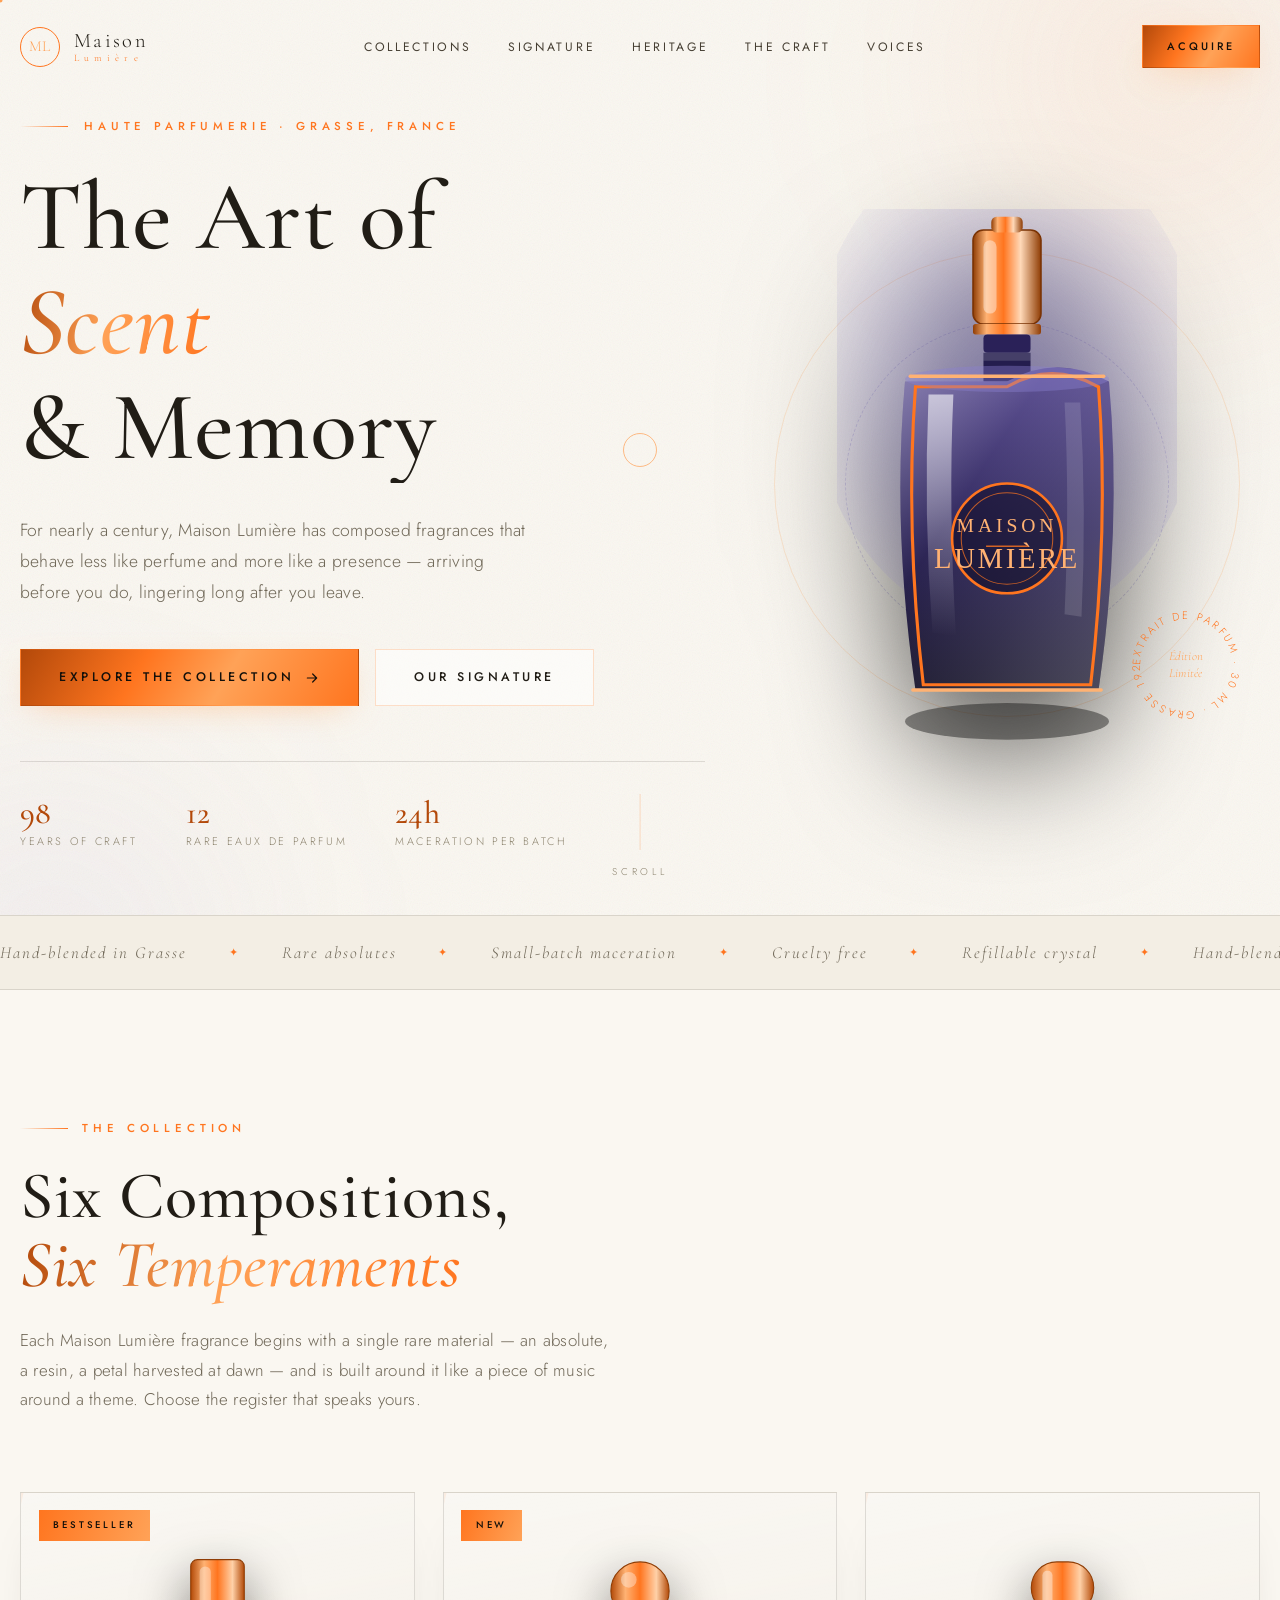
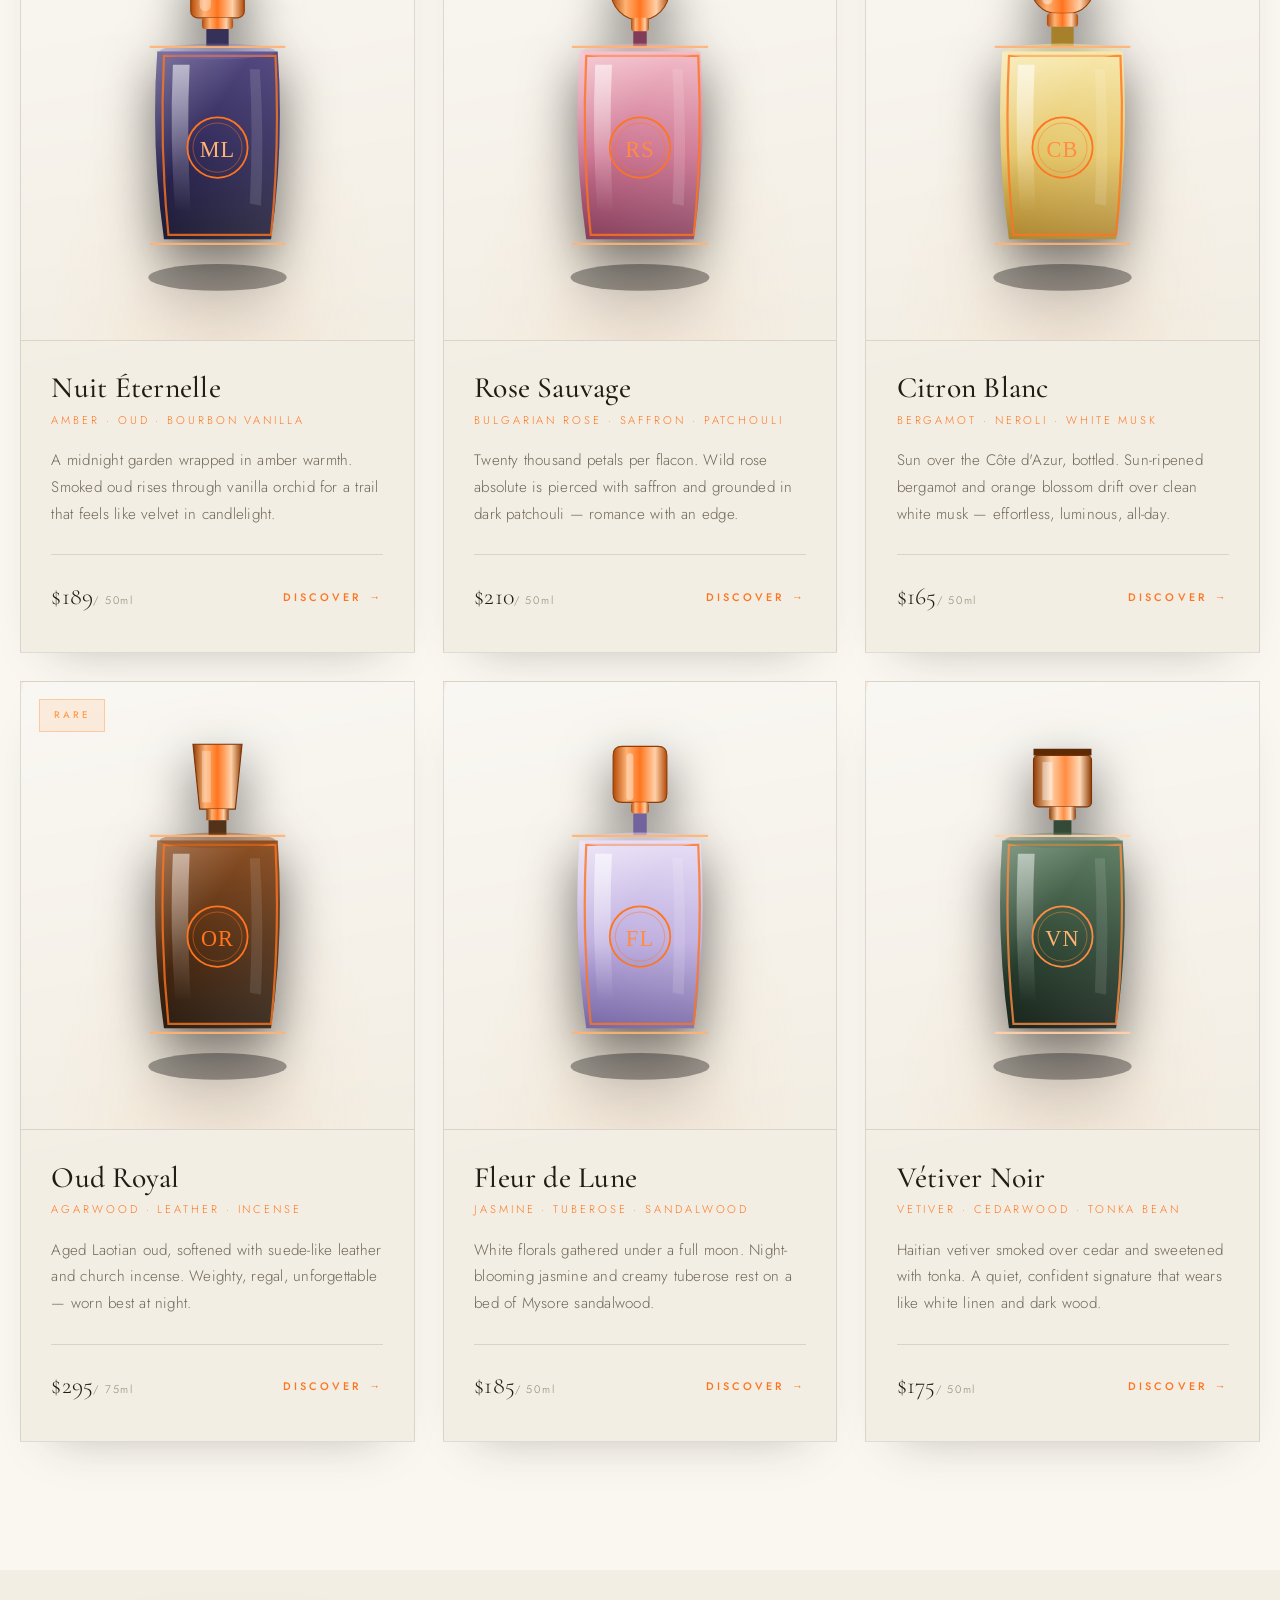
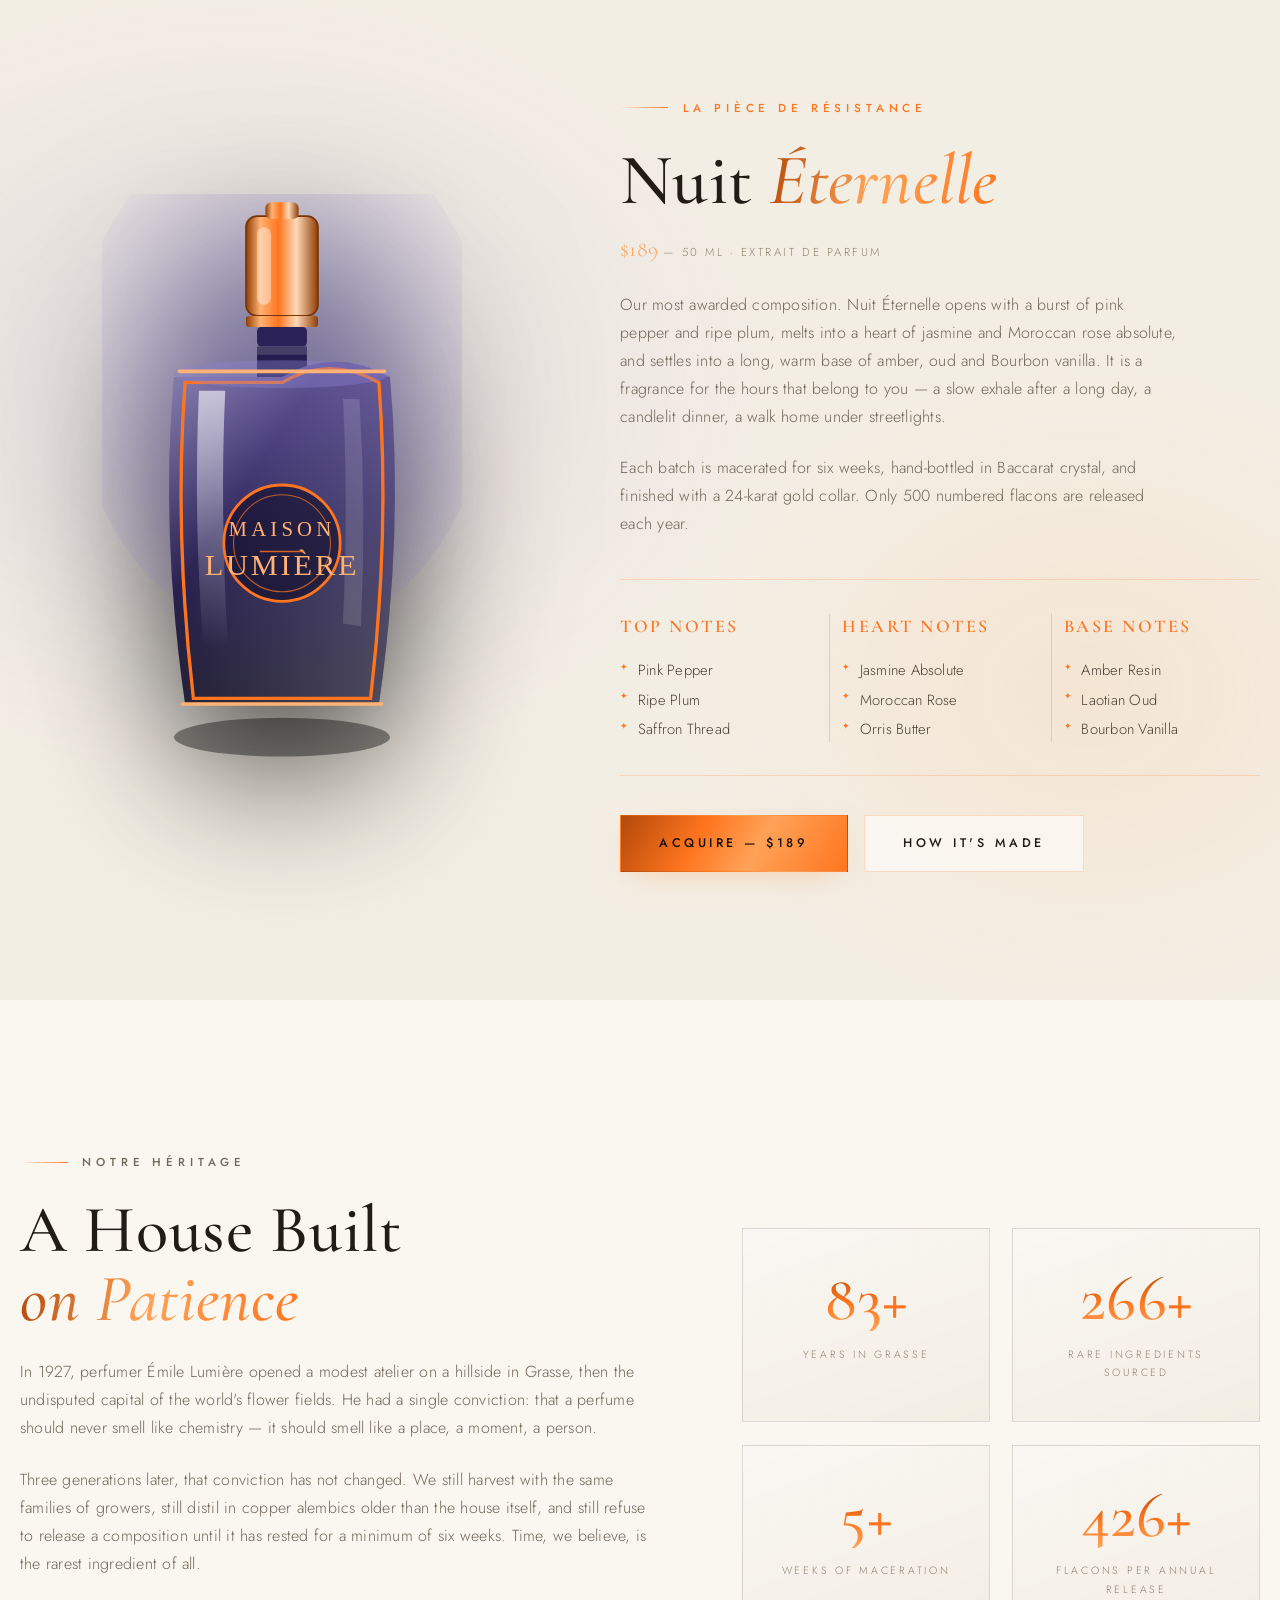
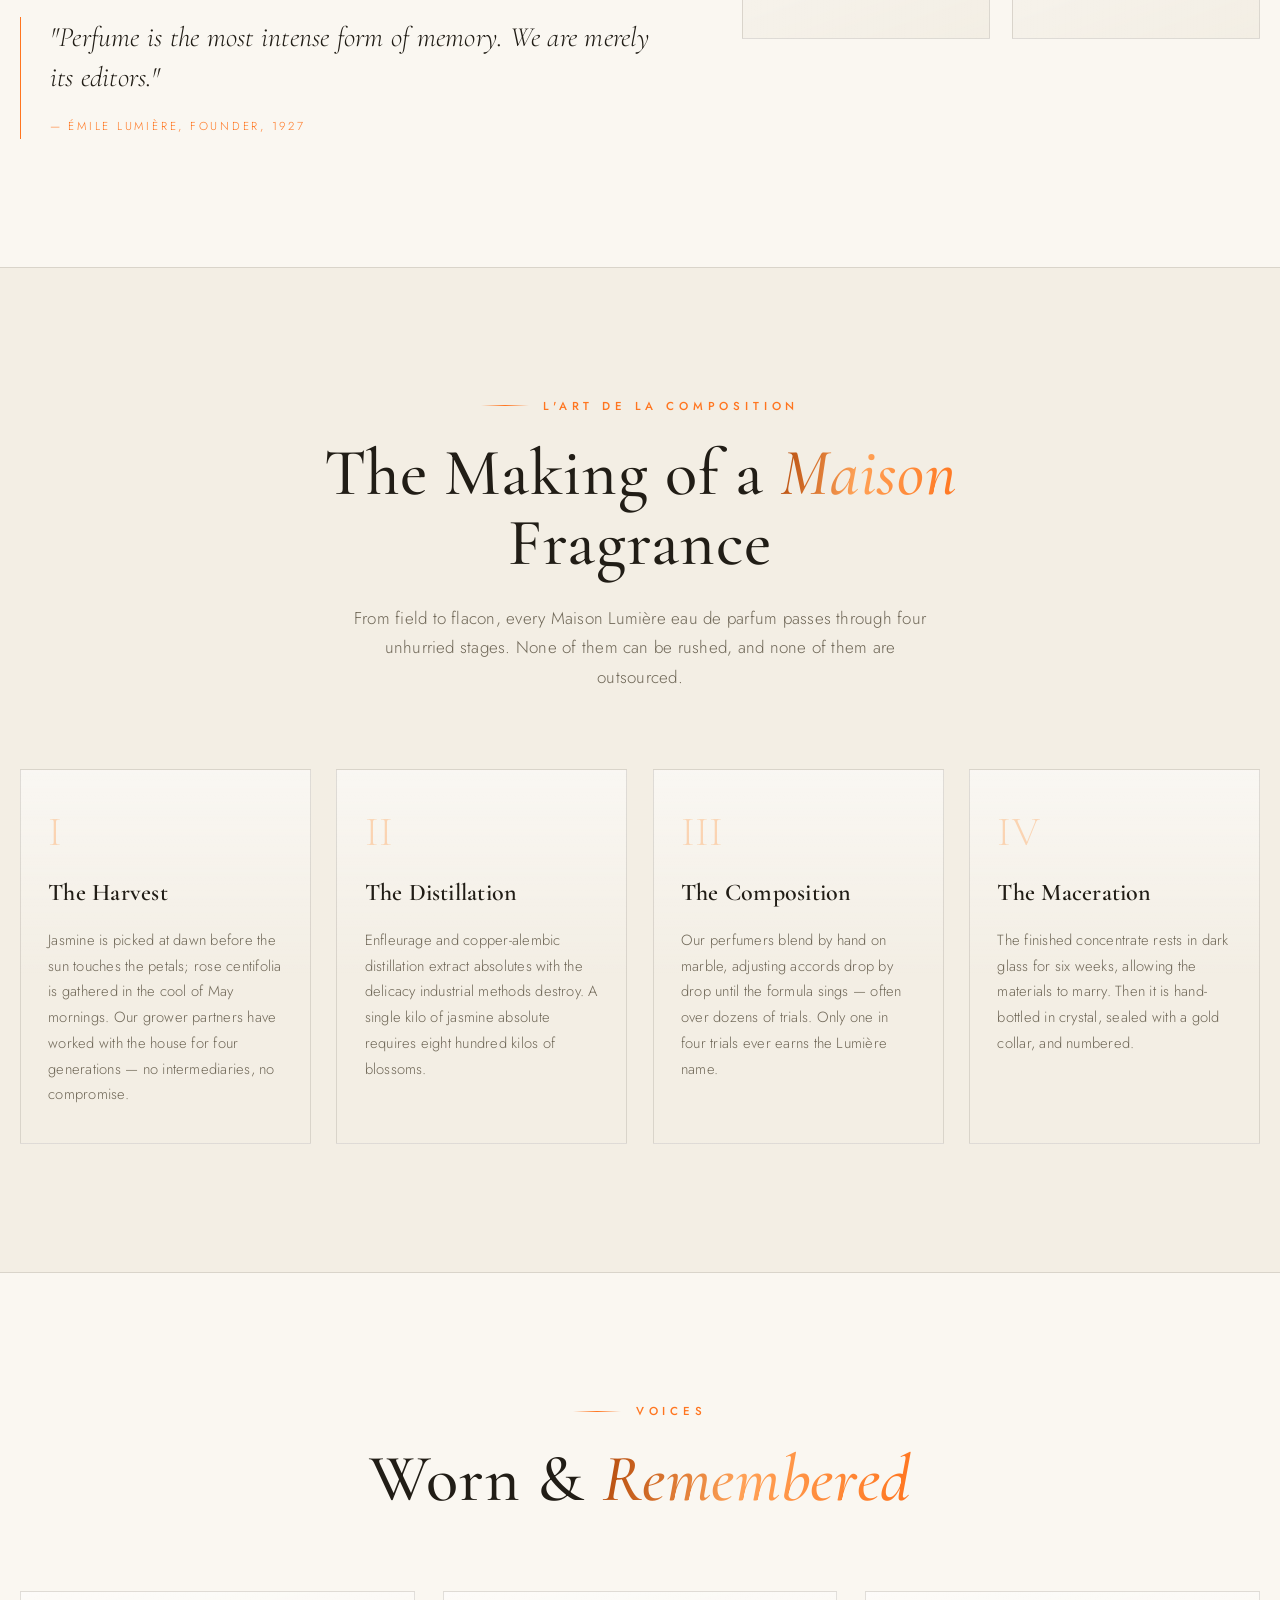
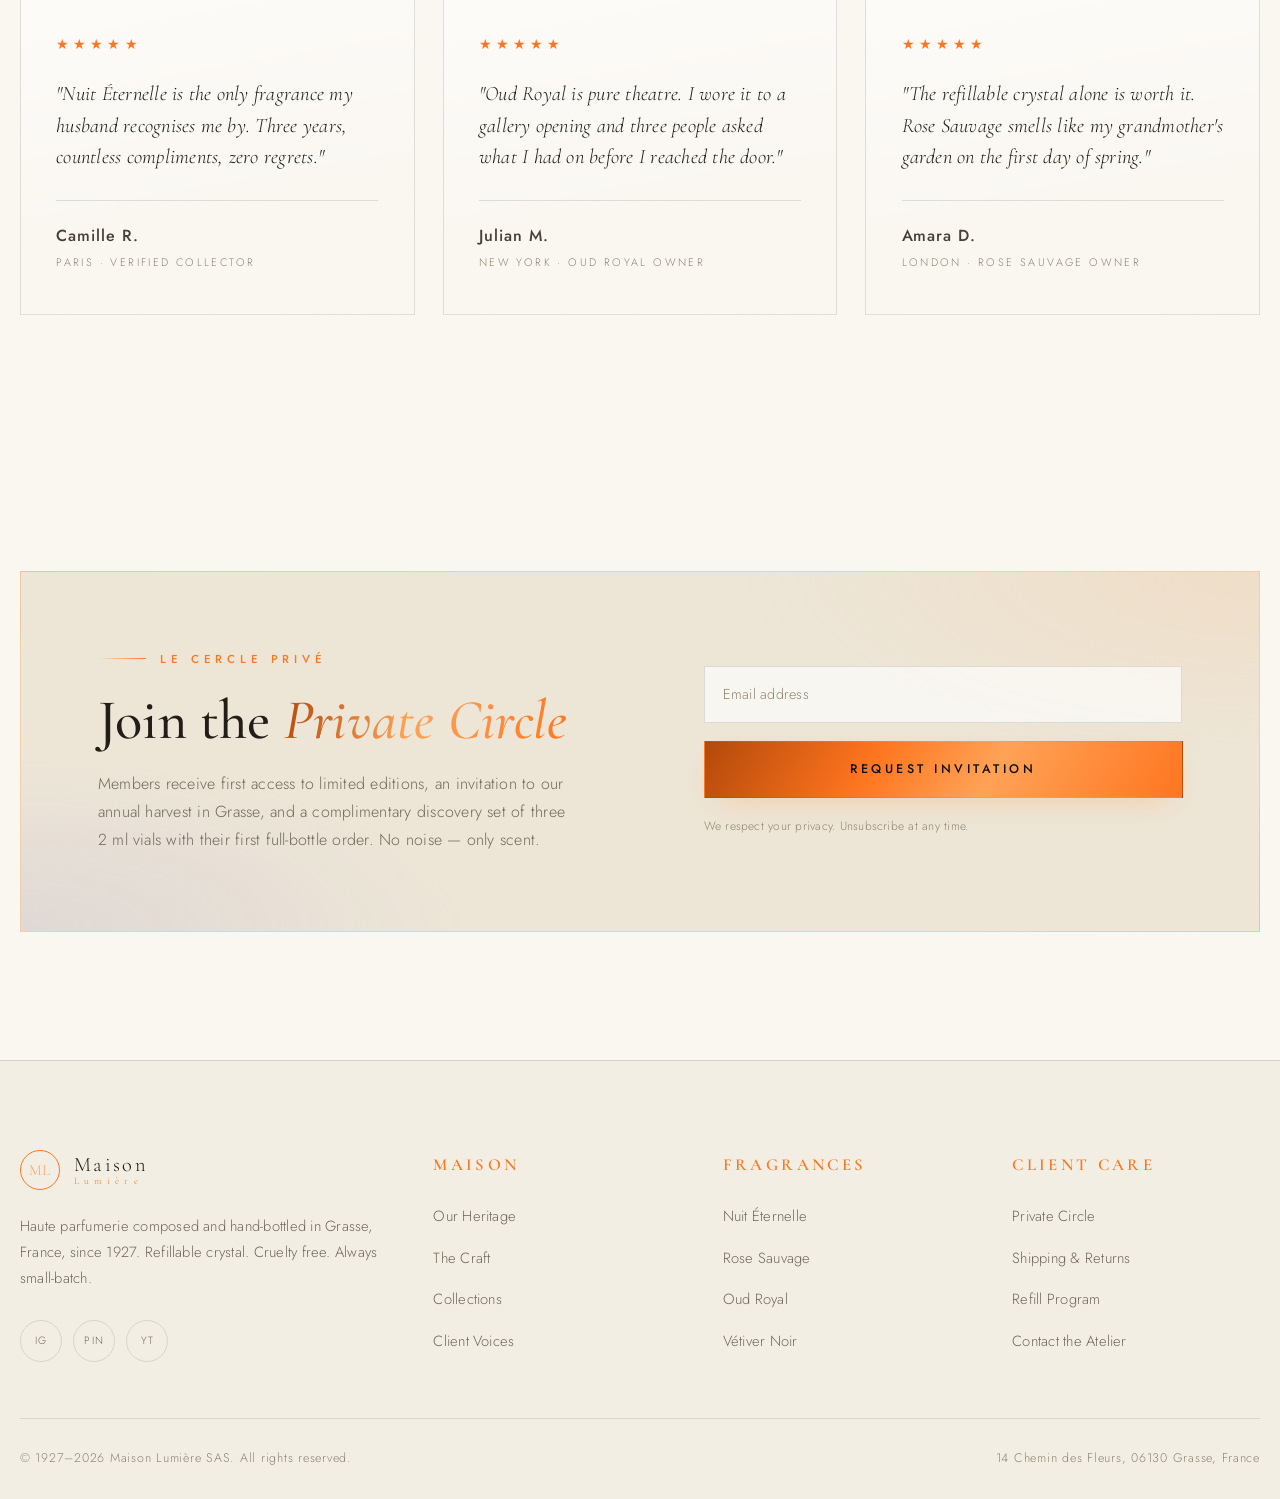
<file: index.html>
<!DOCTYPE html>
<html lang="en">
<head>
  <meta charset="UTF-8">
  <meta name="viewport" content="width=device-width, initial-scale=1.0">
  <title>Maison Lumière — Haute Parfumerie Since 1927</title>
  <meta name="description" content="Maison Lumière crafts rare, hand-blended fine fragrances in Grasse, France. Discover Nuit Éternelle and our collection of haute parfumerie.">
  <link rel="icon" type="image/svg+xml" href="assets/bottle-nuit.svg">
  <link rel="preconnect" href="https://fonts.googleapis.com">
  <link rel="preconnect" href="https://fonts.gstatic.com" crossorigin>
  <link href="https://fonts.googleapis.com/css2?family=Cormorant+Garamond:ital,wght@0,400;0,500;0,600;1,400;1,500&family=Jost:wght@300;400;500;600&display=swap" rel="stylesheet">
  <link rel="stylesheet" href="css/style.css">
  <noscript>
    <style>
      .preloader, .cursor, .cursor-dot, .scroll-progress { display: none !important; }
      [data-reveal] { opacity: 1 !important; transform: none !important; }
      .split-word { opacity: 1 !important; transform: none !important; }
    </style>
  </noscript>
</head>
<body>

  <!-- ===== PRELOADER ===== -->
  <div class="preloader" id="preloader">
    <div class="preloader__inner">
      <span class="preloader__mono">ML</span>
      <span class="preloader__name">MAISON LUMIÈRE</span>
      <span class="preloader__bar"><span class="preloader__fill"></span></span>
    </div>
  </div>

  <!-- ===== CURSOR ===== -->
  <div class="cursor" id="cursor"></div>
  <div class="cursor-dot" id="cursor-dot"></div>

  <!-- ===== SCROLL PROGRESS ===== -->
  <div class="scroll-progress"><span id="scroll-progress-bar"></span></div>

  <!-- ===== HEADER ===== -->
  <header class="header" id="header">
    <nav class="nav container">
      <a href="#hero" class="nav__logo" data-hover>
        <span class="nav__logo-mark">ML</span>
        <span class="nav__logo-text">Maison<em>Lumière</em></span>
      </a>
      <ul class="nav__list" id="nav-list">
        <li><a href="#collections" class="nav__link" data-hover>Collections</a></li>
        <li><a href="#signature" class="nav__link" data-hover>Signature</a></li>
        <li><a href="#heritage" class="nav__link" data-hover>Heritage</a></li>
        <li><a href="#craft" class="nav__link" data-hover>The Craft</a></li>
        <li><a href="#voices" class="nav__link" data-hover>Voices</a></li>
      </ul>
      <div class="nav__actions">
        <a href="#newsletter" class="btn btn--accent btn--sm" data-hover>Acquire</a>
        <button class="nav__burger" id="nav-burger" aria-label="Menu"><span></span><span></span><span></span></button>
      </div>
    </nav>
  </header>

  <main>

    <!-- ===== HERO ===== -->
    <section class="hero" id="hero">
      <div class="hero__bg" data-parallax="0.25">
        <div class="hero__glow hero__glow--accent"></div>
        <div class="hero__glow hero__glow--violet"></div>
        <div class="hero__grain"></div>
      </div>

      <div class="hero__inner container">
        <div class="hero__copy">
          <p class="hero__eyebrow reveal" data-reveal><span class="rule"></span>Haute Parfumerie · Grasse, France</p>
          <h1 class="hero__title">
            <span class="split-line"><span class="split-word" data-split>The Art of</span></span>
            <span class="split-line"><span class="split-word split-word--accent" data-split>Scent</span></span>
            <span class="split-line"><span class="split-word" data-split>&amp; Memory</span></span>
          </h1>
          <p class="hero__lede reveal" data-reveal>
            For nearly a century, Maison Lumière has composed fragrances that behave
            less like perfume and more like a presence — arriving before you do,
            lingering long after you leave.
          </p>
          <div class="hero__cta reveal" data-reveal>
            <a href="#collections" class="btn btn--accent" data-hover data-magnetic>
              <span>Explore the Collection</span>
              <svg viewBox="0 0 24 24" width="16" height="16"><path d="M5 12h14M13 6l6 6-6 6" fill="none" stroke="currentColor" stroke-width="1.8" stroke-linecap="round" stroke-linejoin="round"/></svg>
            </a>
            <a href="#signature" class="btn btn--ghost" data-hover data-magnetic><span>Our Signature</span></a>
          </div>
          <div class="hero__meta reveal" data-reveal>
            <div class="hero__meta-item"><strong>98</strong><span>Years of craft</span></div>
            <div class="hero__meta-item"><strong>12</strong><span>Rare Eaux de Parfum</span></div>
            <div class="hero__meta-item"><strong>24h</strong><span>Maceration per batch</span></div>
          </div>
        </div>

        <div class="hero__visual" data-parallax="0.12">
          <div class="hero__ring" aria-hidden="true"></div>
          <div class="hero__ring hero__ring--2" aria-hidden="true"></div>
          <img src="assets/hero-bottle.svg" alt="Nuit Éternelle flacon by Maison Lumière" class="hero__bottle" id="hero-bottle">
          <div class="hero__badge">
            <svg viewBox="0 0 100 100" class="hero__badge-circle" aria-hidden="true">
              <defs><path id="circlePath" d="M50,50 m-36,0 a36,36 0 1,1 72,0 a36,36 0 1,1 -72,0"/></defs>
              <text><textPath href="#circlePath">EXTRAIT DE PARFUM · 30 ML · GRASSE 1927 · </textPath></text>
            </svg>
            <span class="hero__badge-center">Édition<br>Limitée</span>
          </div>
        </div>
      </div>

      <a href="#collections" class="hero__scroll" data-hover>
        <span class="hero__scroll-line"></span>
        <span class="hero__scroll-text">Scroll</span>
      </a>
    </section>

    <!-- ===== MARQUEE ===== -->
    <div class="marquee" aria-hidden="true">
      <div class="marquee__track">
        <div class="marquee__group">
          <span>Hand-blended in Grasse</span><span class="marquee__dot">✦</span>
          <span>Rare absolutes</span><span class="marquee__dot">✦</span>
          <span>Small-batch maceration</span><span class="marquee__dot">✦</span>
          <span>Cruelty free</span><span class="marquee__dot">✦</span>
          <span>Refillable crystal</span><span class="marquee__dot">✦</span>
        </div>
        <div class="marquee__group">
          <span>Hand-blended in Grasse</span><span class="marquee__dot">✦</span>
          <span>Rare absolutes</span><span class="marquee__dot">✦</span>
          <span>Small-batch maceration</span><span class="marquee__dot">✦</span>
          <span>Cruelty free</span><span class="marquee__dot">✦</span>
          <span>Refillable crystal</span><span class="marquee__dot">✦</span>
        </div>
      </div>
    </div>

    <!-- ===== COLLECTIONS ===== -->
    <section class="collections section" id="collections">
      <div class="container">
        <div class="section-head">
          <p class="section-head__eyebrow reveal" data-reveal><span class="rule"></span>The Collection</p>
          <h2 class="section-head__title reveal" data-reveal>Six Compositions,<br><em>Six Temperaments</em></h2>
          <p class="section-head__lede reveal" data-reveal>
            Each Maison Lumière fragrance begins with a single rare material — an absolute,
            a resin, a petal harvested at dawn — and is built around it like a piece of music
            around a theme. Choose the register that speaks yours.
          </p>
        </div>

        <div class="grid grid--3">
          <!-- Product 1 -->
          <article class="card reveal" data-reveal data-tilt>
            <div class="card__media">
              <span class="card__tag">Bestseller</span>
              <img src="assets/bottle-nuit.svg" alt="Nuit Éternelle — amber, oud and vanilla eau de parfum">
            </div>
            <div class="card__body">
              <h3 class="card__title">Nuit Éternelle</h3>
              <p class="card__notes">Amber · Oud · Bourbon Vanilla</p>
              <p class="card__desc">A midnight garden wrapped in amber warmth. Smoked oud rises through vanilla orchid for a trail that feels like velvet in candlelight.</p>
              <div class="card__foot">
                <span class="card__price">$189<small>/ 50ml</small></span>
                <a href="product.html?id=nuit" class="card__link" data-hover>Discover <i>→</i></a>
              </div>
            </div>
            <div class="card__shine"></div>
          </article>

          <!-- Product 2 -->
          <article class="card reveal" data-reveal data-tilt>
            <div class="card__media">
              <span class="card__tag">New</span>
              <img src="assets/bottle-rose.svg" alt="Rose Sauvage — Bulgarian rose and saffron eau de parfum">
            </div>
            <div class="card__body">
              <h3 class="card__title">Rose Sauvage</h3>
              <p class="card__notes">Bulgarian Rose · Saffron · Patchouli</p>
              <p class="card__desc">Twenty thousand petals per flacon. Wild rose absolute is pierced with saffron and grounded in dark patchouli — romance with an edge.</p>
              <div class="card__foot">
                <span class="card__price">$210<small>/ 50ml</small></span>
                <a href="product.html?id=rose" class="card__link" data-hover>Discover <i>→</i></a>
              </div>
            </div>
            <div class="card__shine"></div>
          </article>

          <!-- Product 3 -->
          <article class="card reveal" data-reveal data-tilt>
            <div class="card__media">
              <img src="assets/bottle-citron.svg" alt="Citron Blanc — bergamot, neroli and white musk eau de parfum">
            </div>
            <div class="card__body">
              <h3 class="card__title">Citron Blanc</h3>
              <p class="card__notes">Bergamot · Neroli · White Musk</p>
              <p class="card__desc">Sun over the Côte d'Azur, bottled. Sun-ripened bergamot and orange blossom drift over clean white musk — effortless, luminous, all-day.</p>
              <div class="card__foot">
                <span class="card__price">$165<small>/ 50ml</small></span>
                <a href="product.html?id=citron" class="card__link" data-hover>Discover <i>→</i></a>
              </div>
            </div>
            <div class="card__shine"></div>
          </article>

          <!-- Product 4 -->
          <article class="card reveal" data-reveal data-tilt>
            <div class="card__media">
              <span class="card__tag card__tag--dark">Rare</span>
              <img src="assets/bottle-oud.svg" alt="Oud Royal — agarwood, leather and incense eau de parfum">
            </div>
            <div class="card__body">
              <h3 class="card__title">Oud Royal</h3>
              <p class="card__notes">Agarwood · Leather · Incense</p>
              <p class="card__desc">Aged Laotian oud, softened with suede-like leather and church incense. Weighty, regal, unforgettable — worn best at night.</p>
              <div class="card__foot">
                <span class="card__price">$295<small>/ 75ml</small></span>
                <a href="product.html?id=oud" class="card__link" data-hover>Discover <i>→</i></a>
              </div>
            </div>
            <div class="card__shine"></div>
          </article>

          <!-- Product 5 -->
          <article class="card reveal" data-reveal data-tilt>
            <div class="card__media">
              <img src="assets/bottle-fleur.svg" alt="Fleur de Lune — jasmine, tuberose and sandalwood eau de parfum">
            </div>
            <div class="card__body">
              <h3 class="card__title">Fleur de Lune</h3>
              <p class="card__notes">Jasmine · Tuberose · Sandalwood</p>
              <p class="card__desc">White florals gathered under a full moon. Night-blooming jasmine and creamy tuberose rest on a bed of Mysore sandalwood.</p>
              <div class="card__foot">
                <span class="card__price">$185<small>/ 50ml</small></span>
                <a href="product.html?id=fleur" class="card__link" data-hover>Discover <i>→</i></a>
              </div>
            </div>
            <div class="card__shine"></div>
          </article>

          <!-- Product 6 -->
          <article class="card reveal" data-reveal data-tilt>
            <div class="card__media">
              <img src="assets/bottle-vetiver.svg" alt="Vétiver Noir — vetiver, cedar and tonka eau de parfum">
            </div>
            <div class="card__body">
              <h3 class="card__title">Vétiver Noir</h3>
              <p class="card__notes">Vetiver · Cedarwood · Tonka Bean</p>
              <p class="card__desc">Haitian vetiver smoked over cedar and sweetened with tonka. A quiet, confident signature that wears like white linen and dark wood.</p>
              <div class="card__foot">
                <span class="card__price">$175<small>/ 50ml</small></span>
                <a href="product.html?id=vetiver" class="card__link" data-hover>Discover <i>→</i></a>
              </div>
            </div>
            <div class="card__shine"></div>
          </article>
        </div>
      </div>
    </section>

    <!-- ===== SIGNATURE / FEATURED PRODUCT ===== -->
    <section class="signature section" id="signature">
      <div class="signature__bg" aria-hidden="true"></div>
      <div class="container signature__inner">
        <div class="signature__visual reveal" data-reveal>
          <div class="signature__halo"></div>
          <img src="assets/hero-bottle.svg" alt="Nuit Éternelle limited edition crystal flacon" class="signature__bottle" id="signature-bottle">
        </div>

        <div class="signature__copy">
          <p class="section-head__eyebrow reveal" data-reveal><span class="rule"></span>La Pièce de Résistance</p>
          <h2 class="signature__title reveal" data-reveal>Nuit <em>Éternelle</em></h2>
          <p class="signature__price reveal" data-reveal>$189 <span>— 50 ml · Extrait de Parfum</span></p>
          <p class="signature__desc reveal" data-reveal>
            Our most awarded composition. Nuit Éternelle opens with a burst of pink pepper
            and ripe plum, melts into a heart of jasmine and Moroccan rose absolute, and
            settles into a long, warm base of amber, oud and Bourbon vanilla. It is a
            fragrance for the hours that belong to you — a slow exhale after a long day,
            a candlelit dinner, a walk home under streetlights.
          </p>
          <p class="signature__desc reveal" data-reveal>
            Each batch is macerated for six weeks, hand-bottled in Baccarat crystal, and
            finished with a 24-karat gold collar. Only 500 numbered flacons are released
            each year.
          </p>

          <div class="notes reveal" data-reveal>
            <div class="notes__col">
              <h4 class="notes__label">Top Notes</h4>
              <ul class="notes__list">
                <li>Pink Pepper</li>
                <li>Ripe Plum</li>
                <li>Saffron Thread</li>
              </ul>
            </div>
            <div class="notes__col notes__col--mid">
              <h4 class="notes__label">Heart Notes</h4>
              <ul class="notes__list">
                <li>Jasmine Absolute</li>
                <li>Moroccan Rose</li>
                <li>Orris Butter</li>
              </ul>
            </div>
            <div class="notes__col">
              <h4 class="notes__label">Base Notes</h4>
              <ul class="notes__list">
                <li>Amber Resin</li>
                <li>Laotian Oud</li>
                <li>Bourbon Vanilla</li>
              </ul>
            </div>
          </div>

          <div class="signature__actions reveal" data-reveal>
            <a href="product.html?id=nuit" class="btn btn--accent" data-hover data-magnetic><span>Acquire — $189</span></a>
            <a href="#craft" class="btn btn--ghost" data-hover data-magnetic><span>How it's made</span></a>
          </div>
        </div>
      </div>
    </section>

    <!-- ===== HERITAGE ===== -->
    <section class="heritage section" id="heritage">
      <div class="container">
        <div class="heritage__grid">
          <div class="heritage__copy">
            <p class="section-head__eyebrow reveal" data-reveal><span class="rule"></span>Notre Héritage</p>
            <h2 class="section-head__title reveal" data-reveal>A House Built<br><em>on Patience</em></h2>
            <p class="reveal" data-reveal>
              In 1927, perfumer Émile Lumière opened a modest atelier on a hillside in
              Grasse, then the undisputed capital of the world's flower fields. He had a
              single conviction: that a perfume should never smell like chemistry — it
              should smell like a place, a moment, a person.
            </p>
            <p class="reveal" data-reveal>
              Three generations later, that conviction has not changed. We still harvest
              with the same families of growers, still distil in copper alembics older
              than the house itself, and still refuse to release a composition until it
              has rested for a minimum of six weeks. Time, we believe, is the rarest
              ingredient of all.
            </p>
            <blockquote class="heritage__quote reveal" data-reveal>
              <p>"Perfume is the most intense form of memory. We are merely its editors."</p>
              <cite>— Émile Lumière, founder, 1927</cite>
            </blockquote>
          </div>

          <div class="heritage__stats">
            <div class="stat reveal" data-reveal>
              <span class="stat__num" data-count="98">0</span>
              <span class="stat__label">Years in Grasse</span>
            </div>
            <div class="stat reveal" data-reveal>
              <span class="stat__num" data-count="312">0</span>
              <span class="stat__label">Rare ingredients sourced</span>
            </div>
            <div class="stat reveal" data-reveal>
              <span class="stat__num" data-count="6">0</span>
              <span class="stat__label">Weeks of maceration</span>
            </div>
            <div class="stat reveal" data-reveal>
              <span class="stat__num" data-count="500">0</span>
              <span class="stat__label">Flacons per annual release</span>
            </div>
          </div>
        </div>
      </div>
    </section>

    <!-- ===== THE CRAFT ===== -->
    <section class="craft section" id="craft">
      <div class="container">
        <div class="section-head section-head--center">
          <p class="section-head__eyebrow reveal" data-reveal><span class="rule"></span>L'Art de la Composition</p>
          <h2 class="section-head__title reveal" data-reveal>The Making of a <em>Maison</em> Fragrance</h2>
          <p class="section-head__lede reveal" data-reveal>
            From field to flacon, every Maison Lumière eau de parfum passes through four
            unhurried stages. None of them can be rushed, and none of them are outsourced.
          </p>
        </div>

        <div class="craft__steps">
          <article class="step reveal" data-reveal>
            <span class="step__num">I</span>
            <h3 class="step__title">The Harvest</h3>
            <p class="step__text">
              Jasmine is picked at dawn before the sun touches the petals; rose centifolia
              is gathered in the cool of May mornings. Our grower partners have worked with
              the house for four generations — no intermediaries, no compromise.
            </p>
          </article>
          <article class="step reveal" data-reveal>
            <span class="step__num">II</span>
            <h3 class="step__title">The Distillation</h3>
            <p class="step__text">
              Enfleurage and copper-alembic distillation extract absolutes with the
              delicacy industrial methods destroy. A single kilo of jasmine absolute
              requires eight hundred kilos of blossoms.
            </p>
          </article>
          <article class="step reveal" data-reveal>
            <span class="step__num">III</span>
            <h3 class="step__title">The Composition</h3>
            <p class="step__text">
              Our perfumers blend by hand on marble, adjusting accords drop by drop until
              the formula sings — often over dozens of trials. Only one in four trials ever
              earns the Lumière name.
            </p>
          </article>
          <article class="step reveal" data-reveal>
            <span class="step__num">IV</span>
            <h3 class="step__title">The Maceration</h3>
            <p class="step__text">
              The finished concentrate rests in dark glass for six weeks, allowing the
              materials to marry. Then it is hand-bottled in crystal, sealed with a gold
              collar, and numbered.
            </p>
          </article>
        </div>
      </div>
    </section>

    <!-- ===== TESTIMONIALS ===== -->
    <section class="voices section" id="voices">
      <div class="container">
        <div class="section-head section-head--center">
          <p class="section-head__eyebrow reveal" data-reveal><span class="rule"></span>Voices</p>
          <h2 class="section-head__title reveal" data-reveal>Worn &amp; <em>Remembered</em></h2>
        </div>

        <div class="grid grid--3">
          <figure class="voice reveal" data-reveal data-tilt>
            <div class="voice__stars">★★★★★</div>
            <blockquote>"Nuit Éternelle is the only fragrance my husband recognises me by. Three years, countless compliments, zero regrets."</blockquote>
            <figcaption><strong>Camille R.</strong><span>Paris · verified collector</span></figcaption>
          </figure>
          <figure class="voice reveal" data-reveal data-tilt>
            <div class="voice__stars">★★★★★</div>
            <blockquote>"Oud Royal is pure theatre. I wore it to a gallery opening and three people asked what I had on before I reached the door."</blockquote>
            <figcaption><strong>Julian M.</strong><span>New York · Oud Royal owner</span></figcaption>
          </figure>
          <figure class="voice reveal" data-reveal data-tilt>
            <div class="voice__stars">★★★★★</div>
            <blockquote>"The refillable crystal alone is worth it. Rose Sauvage smells like my grandmother's garden on the first day of spring."</blockquote>
            <figcaption><strong>Amara D.</strong><span>London · Rose Sauvage owner</span></figcaption>
          </figure>
        </div>
      </div>
    </section>

    <!-- ===== NEWSLETTER ===== -->
    <section class="newsletter section" id="newsletter">
      <div class="container newsletter__inner reveal" data-reveal>
        <div class="newsletter__copy">
          <p class="section-head__eyebrow"><span class="rule"></span>Le Cercle Privé</p>
          <h2 class="newsletter__title">Join the <em>Private Circle</em></h2>
          <p class="newsletter__text">
            Members receive first access to limited editions, an invitation to our annual
            harvest in Grasse, and a complimentary discovery set of three 2 ml vials with
            their first full-bottle order. No noise — only scent.
          </p>
        </div>
        <form class="newsletter__form" id="newsletter-form" novalidate>
          <div class="field">
            <input type="email" id="email" placeholder=" " required>
            <label for="email">Email address</label>
          </div>
          <button type="submit" class="btn btn--accent btn--full" data-hover><span>Request Invitation</span></button>
          <p class="newsletter__note" id="form-note">We respect your privacy. Unsubscribe at any time.</p>
        </form>
      </div>
    </section>
  </main>

  <!-- ===== FOOTER ===== -->
  <footer class="footer">
    <div class="container">
      <div class="footer__grid">
        <div class="footer__brand">
          <a href="#hero" class="nav__logo" data-hover>
            <span class="nav__logo-mark">ML</span>
            <span class="nav__logo-text">Maison<em>Lumière</em></span>
          </a>
          <p>Haute parfumerie composed and hand-bottled in Grasse, France, since 1927. Refillable crystal. Cruelty free. Always small-batch.</p>
          <div class="footer__social">
            <a href="#" data-hover aria-label="Instagram">IG</a>
            <a href="#" data-hover aria-label="Pinterest">PIN</a>
            <a href="#" data-hover aria-label="YouTube">YT</a>
          </div>
        </div>
        <div class="footer__col">
          <h4>Maison</h4>
          <ul>
            <li><a href="#heritage" data-hover>Our Heritage</a></li>
            <li><a href="#craft" data-hover>The Craft</a></li>
            <li><a href="#collections" data-hover>Collections</a></li>
            <li><a href="#voices" data-hover>Client Voices</a></li>
          </ul>
        </div>
        <div class="footer__col">
          <h4>Fragrances</h4>
          <ul>
            <li><a href="#signature" data-hover>Nuit Éternelle</a></li>
            <li><a href="#collections" data-hover>Rose Sauvage</a></li>
            <li><a href="#collections" data-hover>Oud Royal</a></li>
            <li><a href="#collections" data-hover>Vétiver Noir</a></li>
          </ul>
        </div>
        <div class="footer__col">
          <h4>Client Care</h4>
          <ul>
            <li><a href="#newsletter" data-hover>Private Circle</a></li>
            <li><a href="#" data-hover>Shipping &amp; Returns</a></li>
            <li><a href="#" data-hover>Refill Program</a></li>
            <li><a href="#" data-hover>Contact the Atelier</a></li>
          </ul>
        </div>
      </div>
      <div class="footer__bottom">
        <p>© 1927–2026 Maison Lumière SAS. All rights reserved.</p>
        <p>14 Chemin des Fleurs, 06130 Grasse, France</p>
      </div>
    </div>
  </footer>

  <script src="js/main.js"></script>
</body>
</html>
</file>
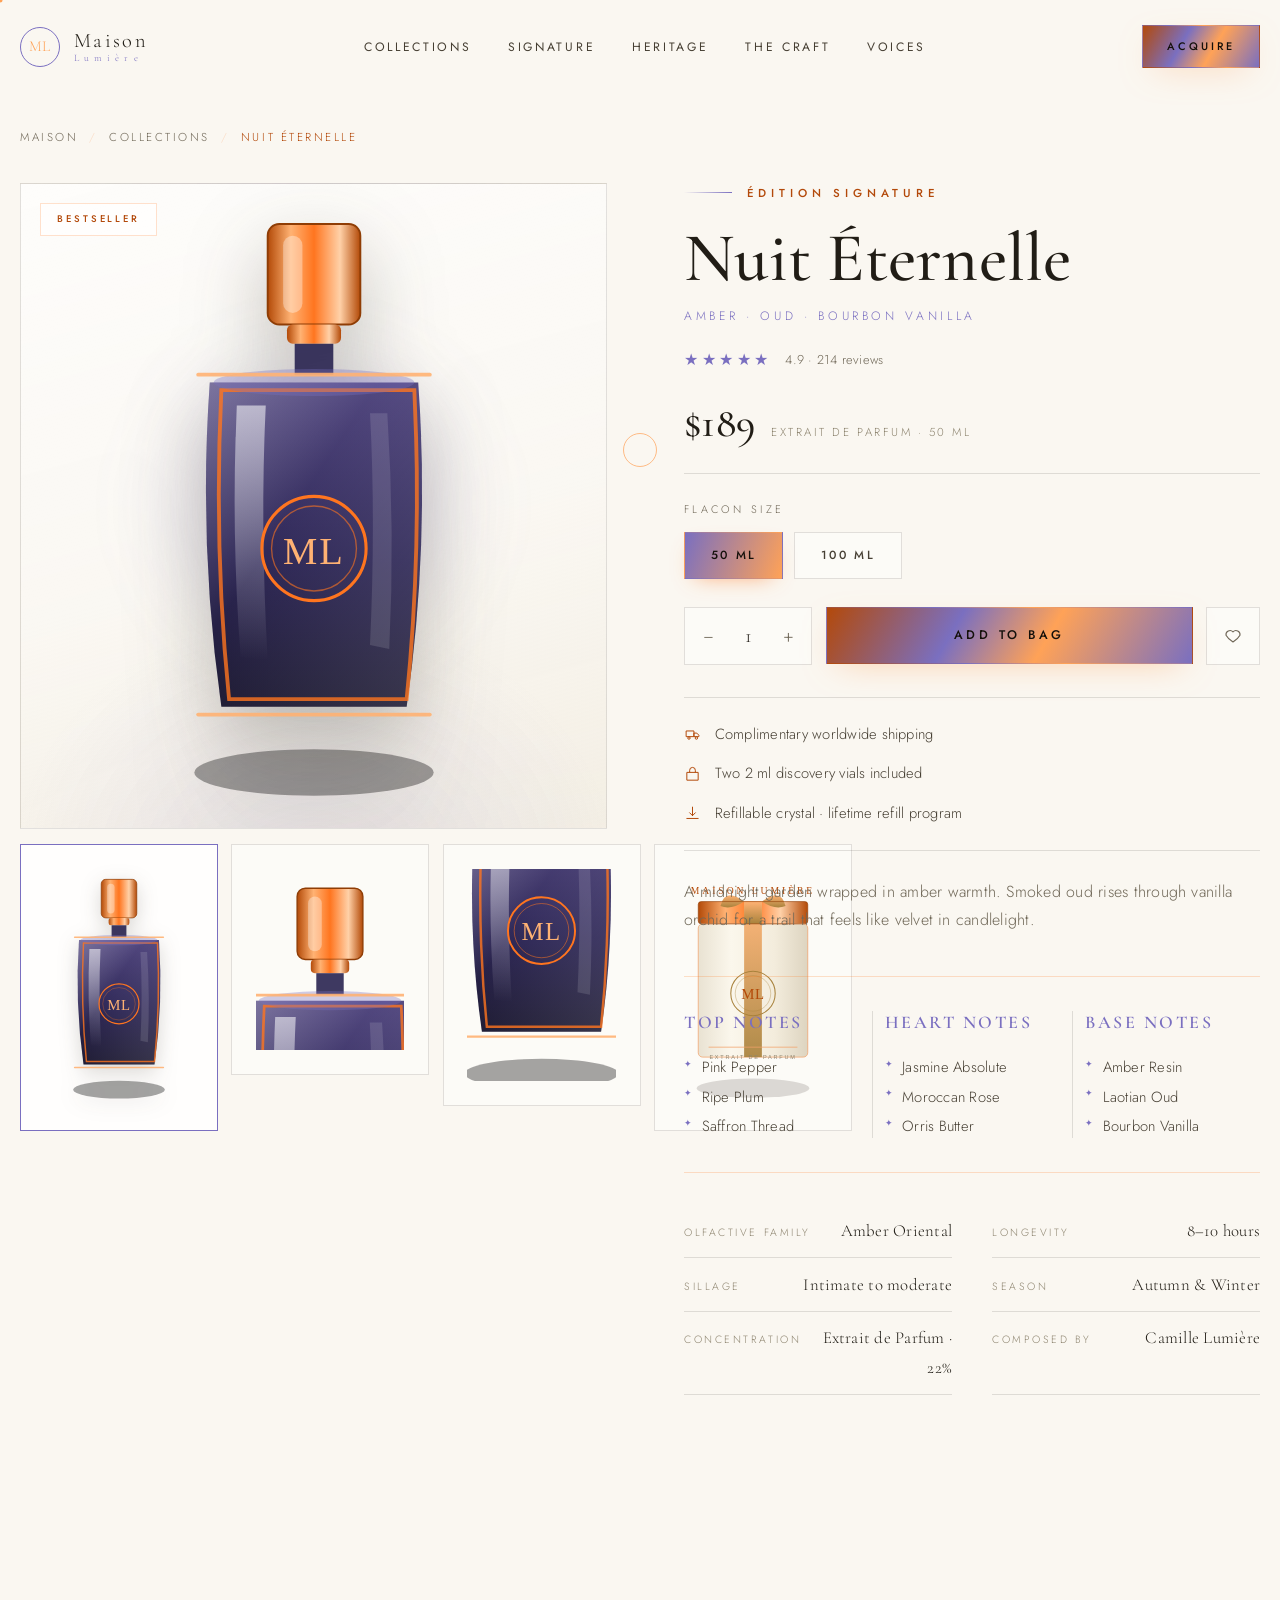
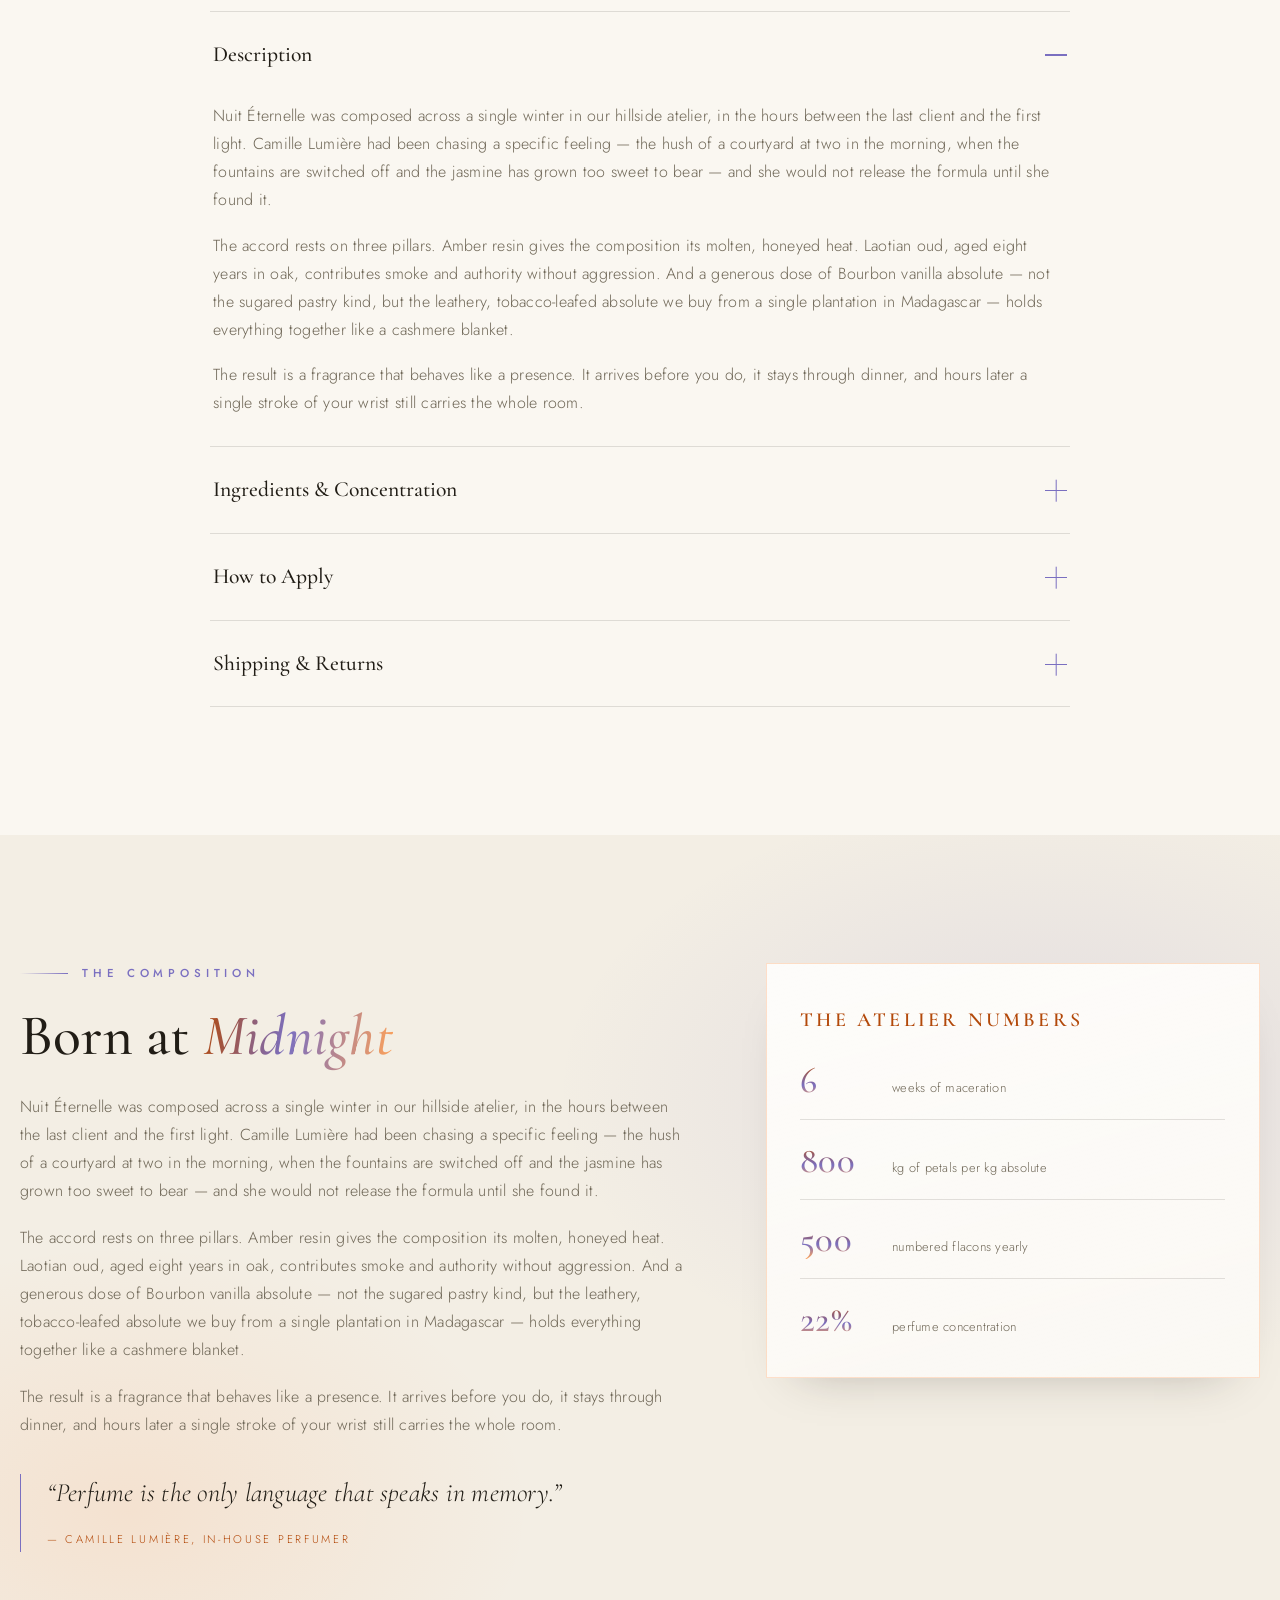
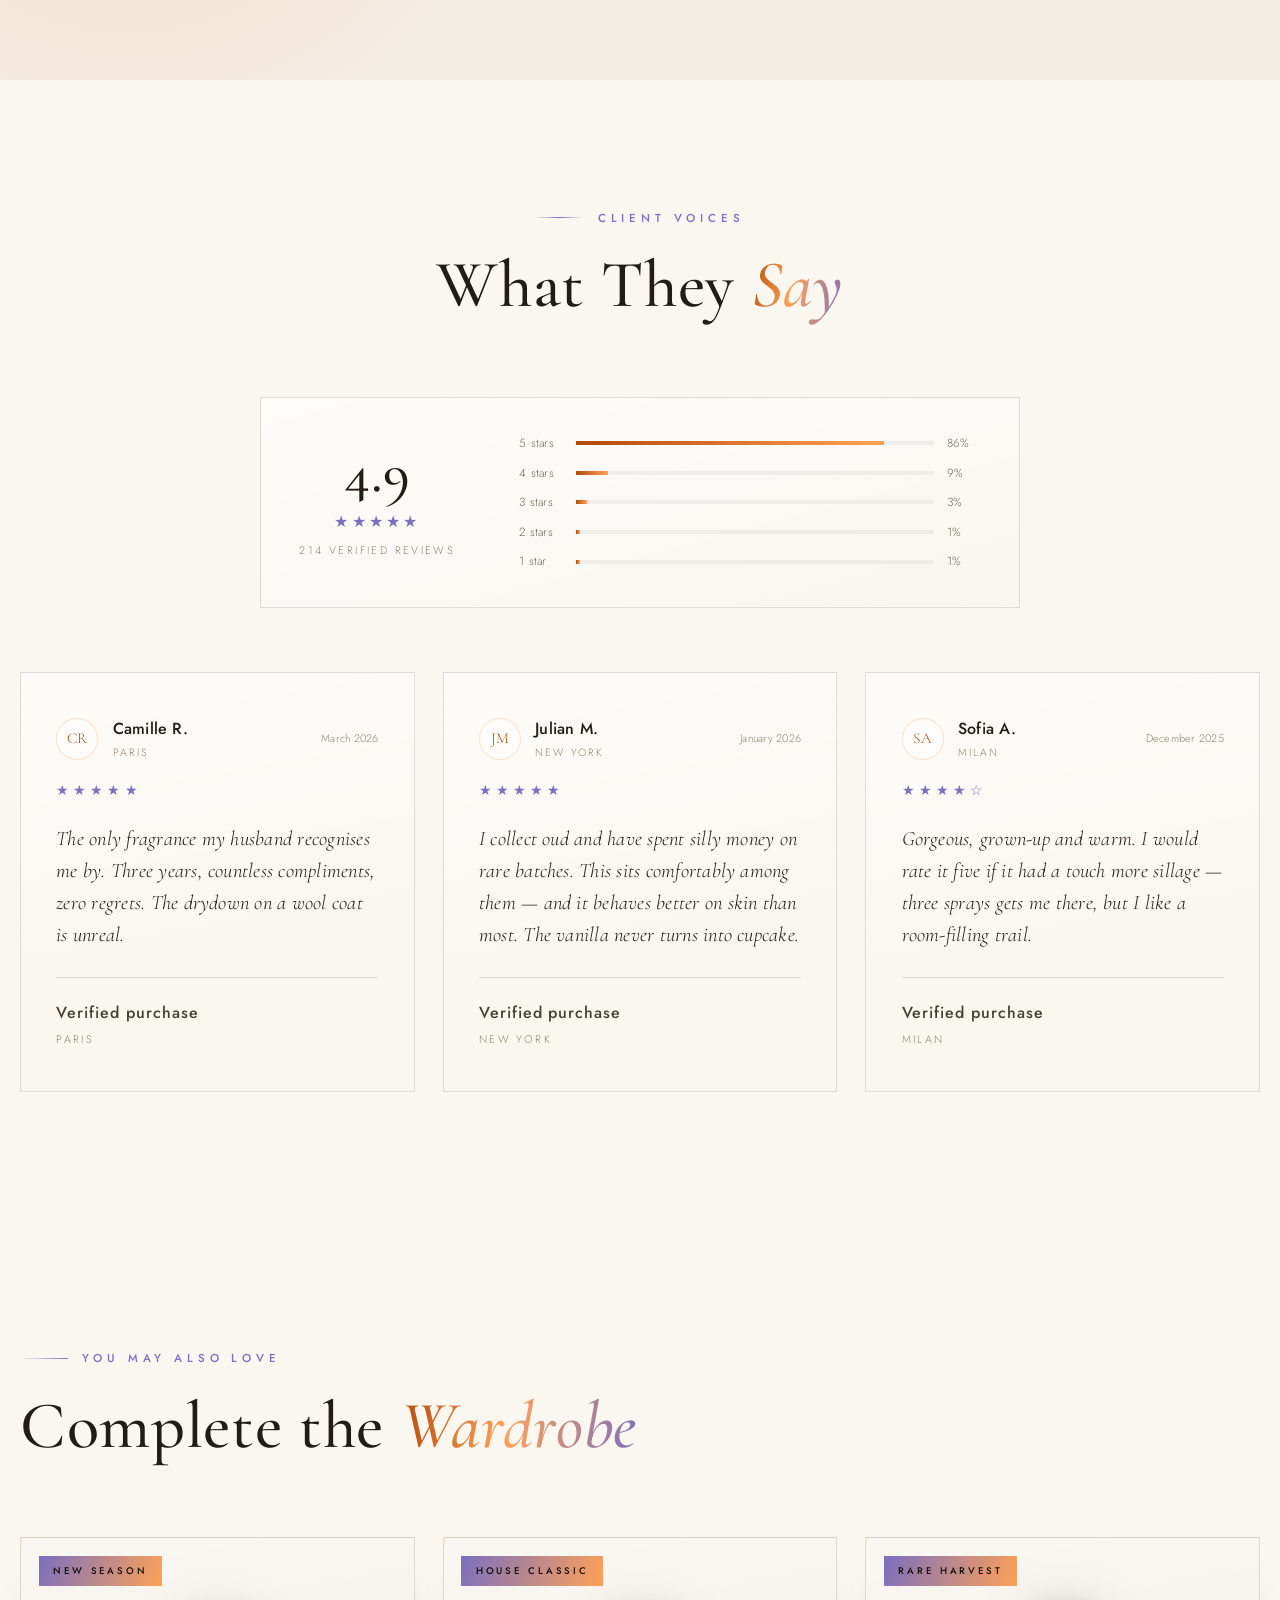
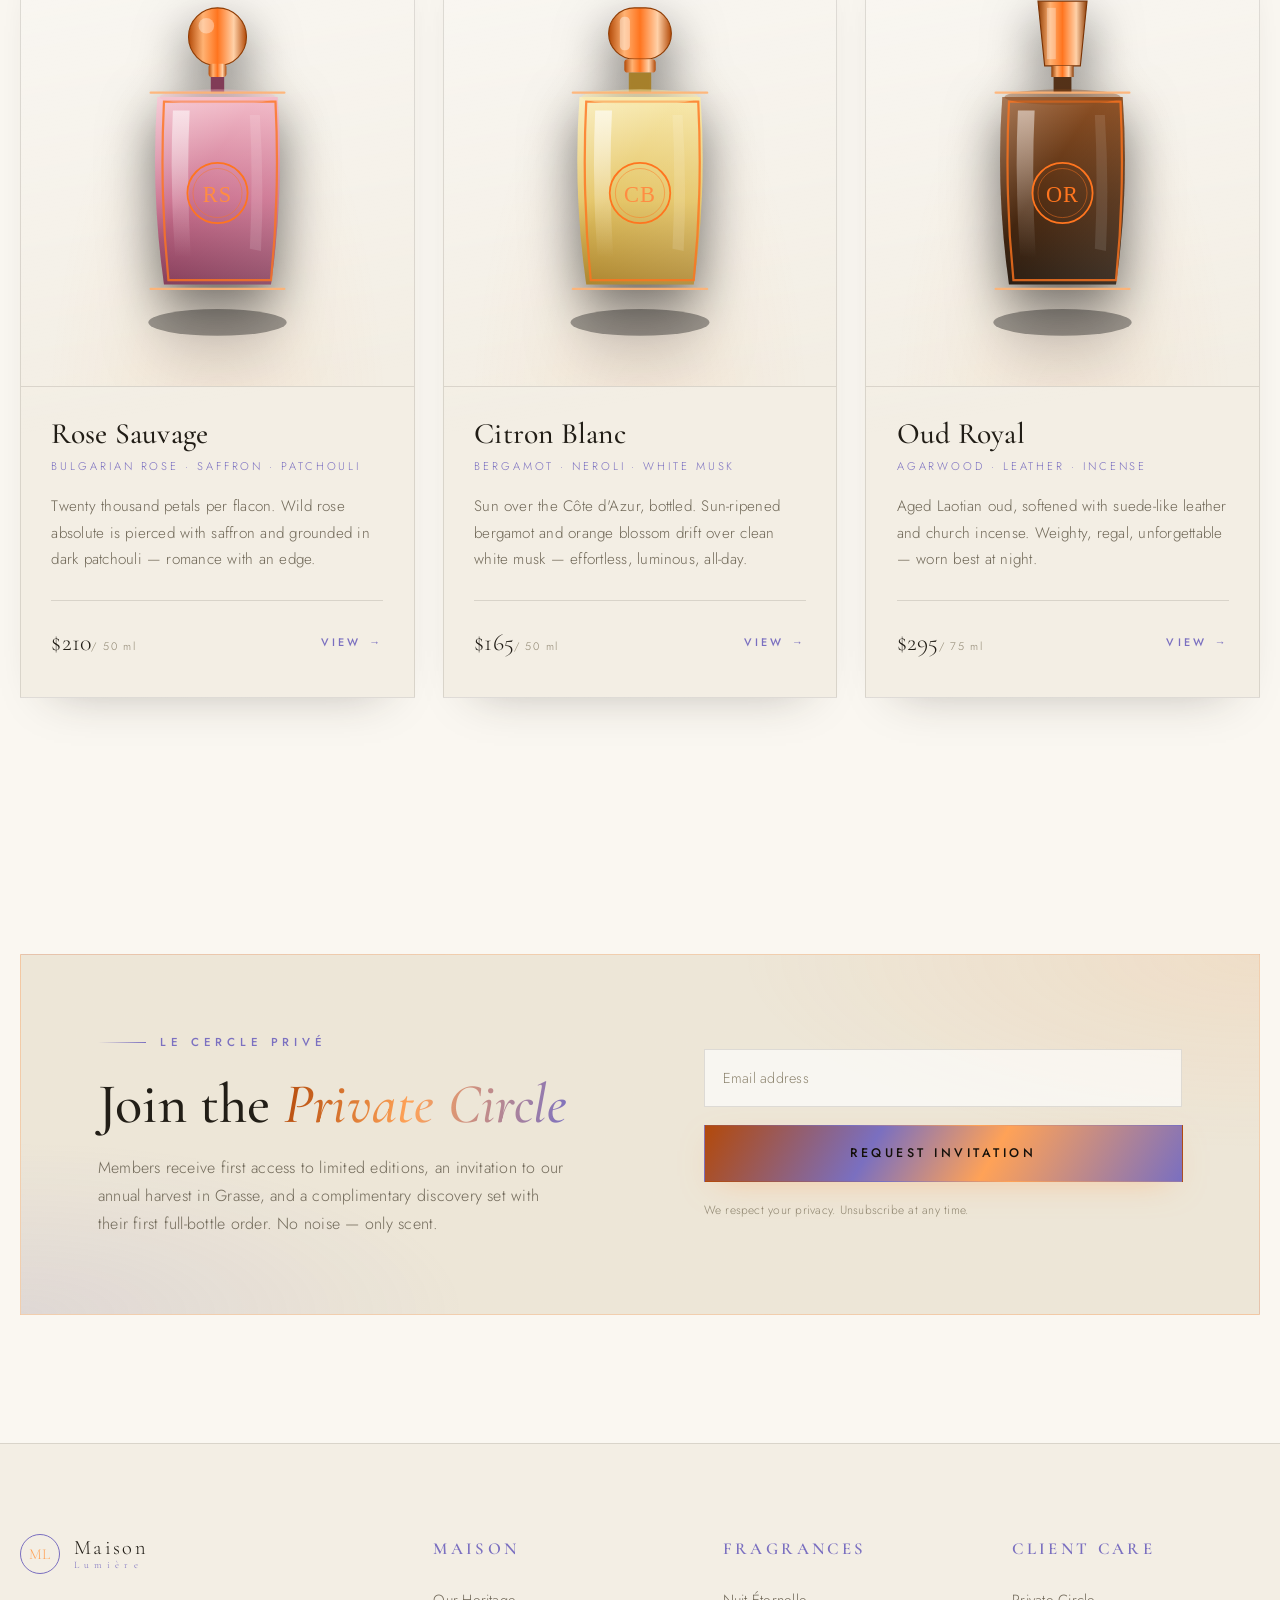
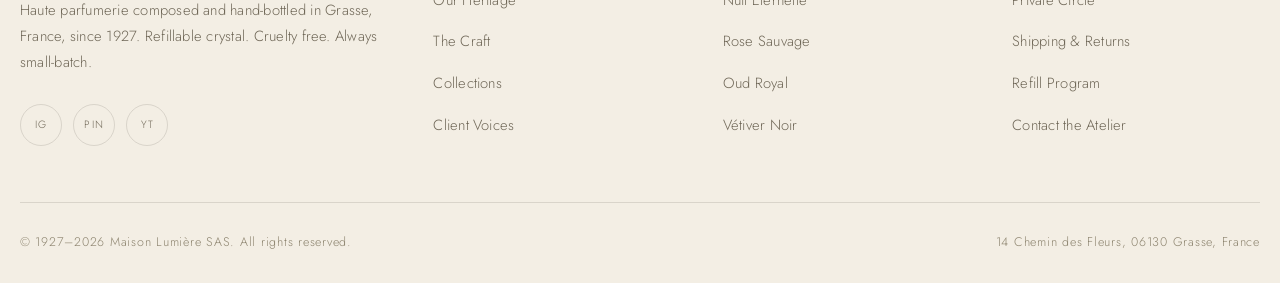
<file: product.html>
<!DOCTYPE html>
<html lang="en">
<head>
  <meta charset="UTF-8">
  <meta name="viewport" content="width=device-width, initial-scale=1.0">
  <title>Nuit Éternelle — Maison Lumière</title>
  <meta name="description" content="Nuit Éternelle — Maison Lumière signature extrait de parfum. Amber, oud and Bourbon vanilla, hand-blended in Grasse.">
  <link rel="icon" type="image/svg+xml" href="assets/bottle-nuit.svg">
  <link rel="preconnect" href="https://fonts.googleapis.com">
  <link rel="preconnect" href="https://fonts.gstatic.com" crossorigin>
  <link href="https://fonts.googleapis.com/css2?family=Cormorant+Garamond:ital,wght@0,400;0,500;0,600;1,400;1,500&family=Jost:wght@300;400;500;600&display=swap" rel="stylesheet">
  <link rel="stylesheet" href="css/style.css">
  <link rel="stylesheet" href="css/product.css">
  <noscript>
    <style>
      .preloader, .cursor, .cursor-dot, .scroll-progress { display: none !important; }
      [data-reveal] { opacity: 1 !important; transform: none !important; }
    </style>
  </noscript>
</head>
<body class="page-product">

  <!-- ===== PRELOADER ===== -->
  <div class="preloader" id="preloader">
    <div class="preloader__inner">
      <span class="preloader__mono">ML</span>
      <span class="preloader__name">MAISON LUMIÈRE</span>
      <span class="preloader__bar"><span class="preloader__fill"></span></span>
    </div>
  </div>

  <!-- ===== CURSOR ===== -->
  <div class="cursor" id="cursor"></div>
  <div class="cursor-dot" id="cursor-dot"></div>

  <!-- ===== SCROLL PROGRESS ===== -->
  <div class="scroll-progress"><span id="scroll-progress-bar"></span></div>

  <!-- ===== HEADER ===== -->
  <header class="header" id="header">
    <nav class="nav container">
      <a href="index.html" class="nav__logo" data-hover>
        <span class="nav__logo-mark">ML</span>
        <span class="nav__logo-text">Maison<em>Lumière</em></span>
      </a>
      <ul class="nav__list" id="nav-list">
        <li><a href="index.html#collections" class="nav__link" data-hover>Collections</a></li>
        <li><a href="index.html#signature" class="nav__link" data-hover>Signature</a></li>
        <li><a href="index.html#heritage" class="nav__link" data-hover>Heritage</a></li>
        <li><a href="index.html#craft" class="nav__link" data-hover>The Craft</a></li>
        <li><a href="index.html#voices" class="nav__link" data-hover>Voices</a></li>
      </ul>
      <div class="nav__actions">
        <a href="index.html#newsletter" class="btn btn--accent btn--sm" data-hover>Acquire</a>
        <button class="nav__burger" id="nav-burger" aria-label="Menu"><span></span><span></span><span></span></button>
      </div>
    </nav>
  </header>

  <main class="pdp">

    <!-- Breadcrumb -->
    <nav class="breadcrumb container" aria-label="Breadcrumb">
      <a href="index.html" data-hover>Maison</a>
      <span class="breadcrumb__sep">/</span>
      <a href="index.html#collections" data-hover>Collections</a>
      <span class="breadcrumb__sep">/</span>
      <span class="breadcrumb__current" id="crumb-name">Nuit Éternelle</span>
    </nav>

    <!-- ===== PRODUCT CORE ===== -->
    <section class="pdp__core container" id="pdp-core">
      <div class="pdp__grid">

        <!-- Gallery -->
        <div class="gallery reveal" data-reveal>
          <div class="gallery__stage" id="gallery-stage">
            <div class="gallery__glow" aria-hidden="true"></div>
            <span class="gallery__badge" id="gallery-badge">Édition Signature</span>
            <img src="assets/bottle-nuit.svg" alt="Nuit Éternelle flacon" class="gallery__main" id="gallery-main">
          </div>
          <div class="gallery__thumbs" id="gallery-thumbs">
            <button class="thumb is-active" data-src="assets/bottle-nuit.svg" data-alt="Nuit Éternelle flacon" data-hover>
              <img src="assets/bottle-nuit.svg" alt="Flacon view">
            </button>
            <button class="thumb" data-src="assets/bottle-nuit-cap.svg" data-alt="Gold atomiser detail" data-hover>
              <img src="assets/bottle-nuit-cap.svg" alt="Atomiser detail">
            </button>
            <button class="thumb" data-src="assets/bottle-nuit-label.svg" data-alt="Label detail" data-hover>
              <img src="assets/bottle-nuit-label.svg" alt="Label detail">
            </button>
            <button class="thumb" data-src="assets/coffret.svg" data-alt="Presentation coffret" data-hover>
              <img src="assets/coffret.svg" alt="Presentation coffret">
            </button>
          </div>
        </div>

        <!-- Information -->
        <div class="pdp__info">
          <p class="pdp__eyebrow reveal" data-reveal><span class="rule"></span><span id="pdp-tagline">Édition Signature</span></p>
          <h1 class="pdp__title reveal" data-reveal id="pdp-name">Nuit Éternelle</h1>
          <p class="pdp__sub reveal" data-reveal id="pdp-notes-line">Amber · Oud · Bourbon Vanilla</p>

          <div class="pdp__rating reveal" data-reveal>
            <span class="pdp__stars" id="pdp-stars">★★★★★</span>
            <span class="pdp__rating-text" id="pdp-rating-text">4.9 · 214 reviews</span>
          </div>

          <div class="pdp__price-row reveal" data-reveal>
            <span class="pdp__price" id="pdp-price">$189</span>
            <span class="pdp__price-note" id="pdp-price-note">Extrait de Parfum · 50 ml</span>
          </div>

          <div class="pdp__field reveal" data-reveal>
            <span class="pdp__field-label">Flacon size</span>
            <div class="pdp__sizes" id="pdp-sizes">
              <button class="size is-active" data-price="189" data-label="50 ml" data-hover>50 ml</button>
            </div>
          </div>

          <div class="pdp__actions reveal" data-reveal>
            <div class="qty" id="qty">
              <button class="qty__btn" id="qty-minus" aria-label="Decrease quantity" data-hover>−</button>
              <span class="qty__value" id="qty-value">1</span>
              <button class="qty__btn" id="qty-plus" aria-label="Increase quantity" data-hover>+</button>
            </div>
            <button class="btn btn--accent pdp__add" id="add-to-bag" data-hover data-magnetic>
              <span id="add-to-bag-label">Add to Bag</span>
            </button>
            <button class="pdp__wish" id="wish" aria-label="Save to wishlist" data-hover>
              <svg viewBox="0 0 24 24" width="18" height="18"><path d="M12 20s-7-4.6-9.3-9A5.4 5.4 0 0 1 12 6.5 5.4 5.4 0 0 1 21.3 11C19 15.4 12 20 12 20z" fill="none" stroke="currentColor" stroke-width="1.5" stroke-linejoin="round"/></svg>
            </button>
          </div>

          <ul class="pdp__perks reveal" data-reveal>
            <li>
              <svg viewBox="0 0 24 24" width="17" height="17"><path d="M3 7h11v8H3zM14 10h4l3 3v2h-7z" fill="none" stroke="currentColor" stroke-width="1.4" stroke-linejoin="round"/><circle cx="7" cy="17" r="1.7" fill="none" stroke="currentColor" stroke-width="1.4"/><circle cx="17.5" cy="17" r="1.7" fill="none" stroke="currentColor" stroke-width="1.4"/></svg>
              Complimentary worldwide shipping
            </li>
            <li>
              <svg viewBox="0 0 24 24" width="17" height="17"><path d="M4 9h16v11H4zM8 9V6a4 4 0 0 1 8 0v3" fill="none" stroke="currentColor" stroke-width="1.4" stroke-linejoin="round"/></svg>
              Two 2 ml discovery vials included
            </li>
            <li>
              <svg viewBox="0 0 24 24" width="17" height="17"><path d="M12 3v12m0 0 4-4m-4 4-4-4M4 19h16" fill="none" stroke="currentColor" stroke-width="1.4" stroke-linecap="round" stroke-linejoin="round"/></svg>
              Refillable crystal · lifetime refill program
            </li>
          </ul>

          <p class="pdp__short reveal" data-reveal id="pdp-short">
            A midnight garden wrapped in amber warmth. Smoked oud rises through vanilla
            orchid for a trail that feels like velvet in candlelight.
          </p>

          <div class="notes reveal" data-reveal id="pdp-notes">
            <div class="notes__col">
              <h4 class="notes__label">Top Notes</h4>
              <ul class="notes__list" id="notes-top"></ul>
            </div>
            <div class="notes__col notes__col--mid">
              <h4 class="notes__label">Heart Notes</h4>
              <ul class="notes__list" id="notes-heart"></ul>
            </div>
            <div class="notes__col">
              <h4 class="notes__label">Base Notes</h4>
              <ul class="notes__list" id="notes-base"></ul>
            </div>
          </div>

          <dl class="pdp__specs reveal" data-reveal>
            <div class="spec"><dt>Olfactive family</dt><dd id="spec-family">Amber Oriental</dd></div>
            <div class="spec"><dt>Longevity</dt><dd id="spec-longevity">8–10 hours</dd></div>
            <div class="spec"><dt>Sillage</dt><dd id="spec-sillage">Intimate to moderate</dd></div>
            <div class="spec"><dt>Season</dt><dd id="spec-season">Autumn &amp; Winter</dd></div>
            <div class="spec"><dt>Concentration</dt><dd id="spec-concentration">Extrait de Parfum · 22%</dd></div>
            <div class="spec"><dt>Composed by</dt><dd id="spec-perfumer">Camille Lumière</dd></div>
          </dl>
        </div>
      </div>
    </section>

    <!-- ===== ACCORDION ===== -->
    <section class="pdp-details section">
      <div class="container container--narrow">
        <div class="accordion" id="accordion">
          <div class="accordion__item">
            <button class="accordion__head" data-hover>
              <span>Description</span><i class="accordion__icon"></i>
            </button>
            <div class="accordion__body"><div class="accordion__inner" id="acc-description"></div></div>
          </div>
          <div class="accordion__item">
            <button class="accordion__head" data-hover>
              <span>Ingredients &amp; Concentration</span><i class="accordion__icon"></i>
            </button>
            <div class="accordion__body"><div class="accordion__inner" id="acc-ingredients"></div></div>
          </div>
          <div class="accordion__item">
            <button class="accordion__head" data-hover>
              <span>How to Apply</span><i class="accordion__icon"></i>
            </button>
            <div class="accordion__body"><div class="accordion__inner" id="acc-application"></div></div>
          </div>
          <div class="accordion__item">
            <button class="accordion__head" data-hover>
              <span>Shipping &amp; Returns</span><i class="accordion__icon"></i>
            </button>
            <div class="accordion__body"><div class="accordion__inner" id="acc-shipping"></div></div>
          </div>
        </div>
      </div>
    </section>

    <!-- ===== COMPOSITION STORY ===== -->
    <section class="story section" id="story">
      <div class="story__bg" aria-hidden="true"></div>
      <div class="container story__inner">
        <div class="story__copy">
          <p class="section-head__eyebrow reveal" data-reveal><span class="rule"></span>The Composition</p>
          <h2 class="story__title reveal" data-reveal id="story-title">Born at <em>Midnight</em></h2>
          <div class="story__text reveal" data-reveal id="story-text"></div>
          <blockquote class="story__quote reveal" data-reveal>
            <p id="story-quote-text">Perfume is the only language that speaks in memory.</p>
            <cite id="story-quote-cite">— Camille Lumière, in-house perfumer</cite>
          </blockquote>
        </div>
        <aside class="story__aside reveal" data-reveal>
          <div class="story__card">
            <h3 class="story__card-title">The Atelier Numbers</h3>
            <div class="story__stats">
              <div class="sstat"><strong id="stat-weeks">6</strong><span>weeks of maceration</span></div>
              <div class="sstat"><strong id="stat-jasmine">800</strong><span>kg of petals per kg absolute</span></div>
              <div class="sstat"><strong id="stat-flacons">500</strong><span>numbered flacons yearly</span></div>
              <div class="sstat"><strong id="stat-concentration">22%</strong><span>perfume concentration</span></div>
            </div>
          </div>
        </aside>
      </div>
    </section>

    <!-- ===== REVIEWS ===== -->
    <section class="reviews section" id="reviews">
      <div class="container">
        <div class="section-head section-head--center">
          <p class="section-head__eyebrow reveal" data-reveal><span class="rule"></span>Client Voices</p>
          <h2 class="section-head__title reveal" data-reveal>What They <em>Say</em></h2>
        </div>
        <div class="reviews__summary reveal" data-reveal>
          <div class="reviews__score">
            <strong id="reviews-score">4.9</strong>
            <span class="reviews__stars" id="reviews-stars">★★★★★</span>
            <span class="reviews__count" id="reviews-count">214 verified reviews</span>
          </div>
          <div class="reviews__bars" id="reviews-bars"></div>
        </div>
        <div class="grid grid--3" id="reviews-grid"></div>
      </div>
    </section>

    <!-- ===== RELATED ===== -->
    <section class="related section" id="related">
      <div class="container">
        <div class="section-head">
          <p class="section-head__eyebrow reveal" data-reveal><span class="rule"></span>You May Also Love</p>
          <h2 class="section-head__title reveal" data-reveal>Complete the <em>Wardrobe</em></h2>
        </div>
        <div class="grid grid--3" id="related-grid"></div>
      </div>
    </section>

    <!-- ===== NEWSLETTER ===== -->
    <section class="newsletter section" id="newsletter">
      <div class="container newsletter__inner reveal" data-reveal>
        <div class="newsletter__copy">
          <p class="section-head__eyebrow"><span class="rule"></span>Le Cercle Privé</p>
          <h2 class="newsletter__title">Join the <em>Private Circle</em></h2>
          <p class="newsletter__text">
            Members receive first access to limited editions, an invitation to our annual
            harvest in Grasse, and a complimentary discovery set with their first
            full-bottle order. No noise — only scent.
          </p>
        </div>
        <form class="newsletter__form" id="newsletter-form" novalidate>
          <div class="field">
            <input type="email" id="email" placeholder=" " required>
            <label for="email">Email address</label>
          </div>
          <button type="submit" class="btn btn--accent btn--full" data-hover><span>Request Invitation</span></button>
          <p class="newsletter__note" id="form-note">We respect your privacy. Unsubscribe at any time.</p>
        </form>
      </div>
    </section>
  </main>

  <!-- ===== FOOTER ===== -->
  <footer class="footer">
    <div class="container">
      <div class="footer__grid">
        <div class="footer__brand">
          <a href="index.html" class="nav__logo" data-hover>
            <span class="nav__logo-mark">ML</span>
            <span class="nav__logo-text">Maison<em>Lumière</em></span>
          </a>
          <p>Haute parfumerie composed and hand-bottled in Grasse, France, since 1927. Refillable crystal. Cruelty free. Always small-batch.</p>
          <div class="footer__social">
            <a href="#" data-hover aria-label="Instagram">IG</a>
            <a href="#" data-hover aria-label="Pinterest">PIN</a>
            <a href="#" data-hover aria-label="YouTube">YT</a>
          </div>
        </div>
        <div class="footer__col">
          <h4>Maison</h4>
          <ul>
            <li><a href="index.html#heritage" data-hover>Our Heritage</a></li>
            <li><a href="index.html#craft" data-hover>The Craft</a></li>
            <li><a href="index.html#collections" data-hover>Collections</a></li>
            <li><a href="index.html#voices" data-hover>Client Voices</a></li>
          </ul>
        </div>
        <div class="footer__col">
          <h4>Fragrances</h4>
          <ul>
            <li><a href="product.html?id=nuit" data-hover>Nuit Éternelle</a></li>
            <li><a href="product.html?id=rose" data-hover>Rose Sauvage</a></li>
            <li><a href="product.html?id=oud" data-hover>Oud Royal</a></li>
            <li><a href="product.html?id=vetiver" data-hover>Vétiver Noir</a></li>
          </ul>
        </div>
        <div class="footer__col">
          <h4>Client Care</h4>
          <ul>
            <li><a href="index.html#newsletter" data-hover>Private Circle</a></li>
            <li><a href="#" data-hover>Shipping &amp; Returns</a></li>
            <li><a href="#" data-hover>Refill Program</a></li>
            <li><a href="#" data-hover>Contact the Atelier</a></li>
          </ul>
        </div>
      </div>
      <div class="footer__bottom">
        <p>© 1927–2026 Maison Lumière SAS. All rights reserved.</p>
        <p>14 Chemin des Fleurs, 06130 Grasse, France</p>
      </div>
    </div>
  </footer>

  <!-- ===== TOAST ===== -->
  <div class="toast" id="toast" role="status" aria-live="polite">
    <svg viewBox="0 0 24 24" width="18" height="18"><path d="M4 12.5 9 17.5 20 6.5" fill="none" stroke="currentColor" stroke-width="1.8" stroke-linecap="round" stroke-linejoin="round"/></svg>
    <span id="toast-text">Added to bag</span>
  </div>

  <script src="js/main.js"></script>
  <script src="js/product.js"></script>
</body>
</html>
</file>
<file: css/style.css>
/* ============================================================
   MAISON LUMIÈRE — Haute Parfumerie
   Style System
   ============================================================ */

/* ---------- Tokens ---------- */
:root {
  --bg: #faf7f1;
  --bg-2: #f3eee4;
  --bg-3: #ede6d7;
  --surface: rgba(255, 255, 255, 0.55);
  --surface-2: rgba(58, 53, 44, 0.06);
  --line: rgba(255, 117, 31, 0.22);
  --line-soft: rgba(58, 53, 44, 0.14);

  --accent: #ff751f;
  --accent-light: #ffa257;
  --accent-deep: #b3490a;
  --violet: #7a6fc0;

  --cream: #211d16;
  --text: #463f33;
  --muted: #6f6757;
  --muted-2: #8d846f;

  --shadow-soft: 0 24px 48px -34px rgba(43, 38, 29, 0.35);

  --font-display: "Cormorant Garamond", Georgia, "Times New Roman", serif;
  --font-body: "Jost", "Segoe UI", sans-serif;

  --ease-out: cubic-bezier(0.22, 1, 0.36, 1);
  --ease-lux: cubic-bezier(0.65, 0, 0.35, 1);

  --container: 1280px;
  --header-h: 84px;
}

/* ---------- Reset ---------- */
*,
*::before,
*::after {
  margin: 0;
  padding: 0;
  box-sizing: border-box;
}

html {
  scroll-behavior: smooth;
}

body {
  background: var(--bg);
  color: var(--text);
  font-family: var(--font-body);
  font-weight: 300;
  font-size: 1rem;
  line-height: 1.75;
  letter-spacing: 0.015em;
  overflow-x: hidden;
  -webkit-font-smoothing: antialiased;
}

img {
  max-width: 100%;
  display: block;
}

a {
  color: inherit;
  text-decoration: none;
}

ul {
  list-style: none;
}

button {
  font: inherit;
  color: inherit;
  background: none;
  border: 0;
  cursor: pointer;
}

::selection {
  background: var(--accent);
  color: #14100a;
}

/* ---------- Scrollbar ---------- */
::-webkit-scrollbar {
  width: 10px;
}
::-webkit-scrollbar-track {
  background: var(--bg);
}
::-webkit-scrollbar-thumb {
  background: linear-gradient(180deg, var(--accent-deep), var(--accent));
  border-radius: 6px;
  border: 2px solid var(--bg);
}

/* ---------- Layout ---------- */
.container {
  width: min(100% - 2.5rem, var(--container));
  margin-inline: auto;
}

.section {
  position: relative;
  padding: clamp(5rem, 10vw, 9.5rem) 0;
}

.grid {
  display: grid;
  gap: 1.75rem;
}

.grid--3 {
  grid-template-columns: repeat(3, 1fr);
}

.section-head {
  max-width: 760px;
  margin-bottom: clamp(3rem, 6vw, 5rem);
}

.section-head--center {
  margin-inline: auto;
  text-align: center;
}

.section-head__eyebrow {
  display: flex;
  align-items: center;
  gap: 0.9rem;
  font-size: 0.72rem;
  font-weight: 500;
  letter-spacing: 0.42em;
  text-transform: uppercase;
  color: var(--accent);
  margin-bottom: 1.4rem;
}

.section-head--center .section-head__eyebrow {
  justify-content: center;
}

.rule {
  display: block;
  width: 48px;
  height: 1px;
  background: linear-gradient(90deg, transparent, var(--accent));
}

.section-head--center .rule {
  background: linear-gradient(90deg, transparent, var(--accent), transparent);
}

.section-head__title {
  font-family: var(--font-display);
  font-weight: 500;
  font-size: clamp(2.5rem, 5.2vw, 4.4rem);
  line-height: 1.05;
  color: var(--cream);
  letter-spacing: 0.01em;
}

.section-head__title em {
  font-style: italic;
  background: linear-gradient(100deg, var(--accent-deep) 0%, var(--accent-light) 45%, var(--accent) 100%);
  -webkit-background-clip: text;
  background-clip: text;
  -webkit-text-fill-color: transparent;
}

.section-head__lede {
  margin-top: 1.6rem;
  font-size: 1.06rem;
  color: var(--muted);
  max-width: 60ch;
}

.section-head--center .section-head__lede {
  margin-inline: auto;
}

/* ---------- Buttons ---------- */
.btn {
  position: relative;
  display: inline-flex;
  align-items: center;
  justify-content: center;
  gap: 0.6rem;
  padding: 1.05rem 2.4rem;
  font-family: var(--font-body);
  font-size: 0.78rem;
  font-weight: 500;
  letter-spacing: 0.28em;
  text-transform: uppercase;
  overflow: hidden;
  transition: color 0.45s var(--ease-out), border-color 0.45s var(--ease-out), transform 0.3s var(--ease-out);
  will-change: transform;
}

.btn span,
.btn svg {
  position: relative;
  z-index: 2;
}

.btn--sm {
  padding: 0.7rem 1.5rem;
  font-size: 0.68rem;
}

.btn--full {
  width: 100%;
}

.btn--accent {
  color: #14100a;
  background: linear-gradient(120deg, var(--accent-deep), var(--accent) 35%, var(--accent-light) 60%, var(--accent));
  border: 1px solid transparent;
  box-shadow: 0 10px 34px -14px rgba(255, 162, 87, 0.55);
}

.btn--accent::before {
  content: "";
  position: absolute;
  inset: 0;
  background: linear-gradient(120deg, transparent 30%, rgba(255, 255, 255, 0.65) 50%, transparent 70%);
  transform: translateX(-110%);
  transition: transform 0.7s var(--ease-out);
  z-index: 1;
}

.btn--accent:hover::before {
  transform: translateX(110%);
}

.btn--accent:hover {
  box-shadow: 0 14px 44px -12px rgba(255, 162, 87, 0.75);
}

.btn--ghost {
  color: var(--cream);
  border: 1px solid var(--line);
  background: var(--surface);
}

.btn--ghost::after {
  content: "";
  position: absolute;
  inset: 0;
  background: linear-gradient(120deg, rgba(255, 162, 87, 0.14), rgba(255, 162, 87, 0.22));
  opacity: 0;
  transition: opacity 0.45s var(--ease-out);
  z-index: 1;
}

.btn--ghost:hover {
  border-color: rgba(255, 162, 87, 0.6);
}

.btn--ghost:hover::after {
  opacity: 1;
}

/* ============================================================
   PRELOADER
   ============================================================ */
.preloader {
  position: fixed;
  inset: 0;
  z-index: 1000;
  display: grid;
  place-items: center;
  background: var(--bg);
  transition: opacity 0.8s var(--ease-out), visibility 0.8s;
}

.preloader.is-done {
  opacity: 0;
  visibility: hidden;
}

.preloader__inner {
  display: grid;
  justify-items: center;
  gap: 1.1rem;
}

.preloader__mono {
  font-family: var(--font-display);
  font-size: 3.2rem;
  letter-spacing: 0.14em;
  background: linear-gradient(110deg, var(--accent-deep), var(--accent-light) 50%, var(--accent));
  -webkit-background-clip: text;
  background-clip: text;
  -webkit-text-fill-color: transparent;
  animation: monoPulse 1.6s ease-in-out infinite;
}

@keyframes monoPulse {
  0%, 100% { opacity: 0.55; transform: scale(1); }
  50% { opacity: 1; transform: scale(1.04); }
}

.preloader__name {
  font-size: 0.68rem;
  letter-spacing: 0.58em;
  text-transform: uppercase;
  color: var(--muted);
}

.preloader__bar {
  width: 180px;
  height: 1px;
  background: var(--surface-2);
  overflow: hidden;
}

.preloader__fill {
  display: block;
  width: 40%;
  height: 100%;
  background: linear-gradient(90deg, transparent, var(--accent-light), transparent);
  animation: barSlide 1.2s var(--ease-lux) infinite;
}

@keyframes barSlide {
  0% { transform: translateX(-100%); }
  100% { transform: translateX(450%); }
}

/* ============================================================
   CURSOR
   ============================================================ */
.cursor,
.cursor-dot {
  position: fixed;
  top: 0;
  left: 0;
  pointer-events: none;
  z-index: 999;
  border-radius: 50%;
  transform: translate(-50%, -50%);
}

.cursor {
  width: 34px;
  height: 34px;
  border: 1px solid rgba(255, 162, 87, 0.7);
  transition: width 0.35s var(--ease-out), height 0.35s var(--ease-out),
    background-color 0.35s var(--ease-out), border-color 0.35s var(--ease-out);
}

.cursor.is-hover {
  width: 62px;
  height: 62px;
  background: rgba(255, 162, 87, 0.1);
  border-color: var(--accent-light);
}

.cursor-dot {
  width: 5px;
  height: 5px;
  background: var(--accent-light);
}

@media (hover: none), (pointer: coarse) {
  .cursor, .cursor-dot { display: none; }
}

/* ============================================================
   SCROLL PROGRESS
   ============================================================ */
.scroll-progress {
  position: fixed;
  top: 0;
  left: 0;
  width: 100%;
  height: 2px;
  z-index: 120;
  background: transparent;
}

.scroll-progress span {
  display: block;
  height: 100%;
  width: 0;
  background: linear-gradient(90deg, var(--accent-deep), var(--accent-light));
  box-shadow: 0 0 12px rgba(255, 162, 87, 0.7);
}

/* ============================================================
   HEADER
   ============================================================ */
.header {
  position: fixed;
  top: 0;
  left: 0;
  width: 100%;
  z-index: 110;
  transition: background-color 0.5s var(--ease-out), backdrop-filter 0.5s,
    border-color 0.5s, padding 0.5s var(--ease-out);
  border-bottom: 1px solid transparent;
  padding: 0.6rem 0;
}

.header.is-scrolled {
  background: rgba(250, 247, 241, 0.86);
  backdrop-filter: blur(18px);
  -webkit-backdrop-filter: blur(18px);
  border-bottom-color: var(--line-soft);
}

.nav {
  display: flex;
  align-items: center;
  justify-content: space-between;
  gap: 1.5rem;
  min-height: calc(var(--header-h) - 0.6rem);
}

.nav__logo {
  display: inline-flex;
  align-items: center;
  gap: 0.85rem;
}

.nav__logo-mark {
  display: grid;
  place-items: center;
  width: 40px;
  height: 40px;
  border: 1px solid var(--accent);
  border-radius: 50%;
  font-family: var(--font-display);
  font-size: 0.95rem;
  letter-spacing: 0.06em;
  color: var(--accent-light);
  transition: transform 0.5s var(--ease-out), box-shadow 0.5s var(--ease-out);
}

.nav__logo:hover .nav__logo-mark {
  transform: rotate(-8deg);
  box-shadow: 0 0 0 4px rgba(255, 162, 87, 0.12);
}

.nav__logo-text {
  font-family: var(--font-display);
  font-size: 1.28rem;
  letter-spacing: 0.12em;
  color: var(--cream);
  line-height: 1.1;
}

.nav__logo-text em {
  display: block;
  font-style: normal;
  font-size: 0.62rem;
  letter-spacing: 0.52em;
  color: var(--accent);
}

.nav__list {
  display: flex;
  gap: 2.3rem;
}

.nav__link {
  position: relative;
  font-size: 0.76rem;
  font-weight: 400;
  letter-spacing: 0.22em;
  text-transform: uppercase;
  color: var(--text);
  transition: color 0.35s;
  padding: 0.4rem 0;
}

.nav__link::after {
  content: "";
  position: absolute;
  left: 0;
  bottom: 0;
  width: 100%;
  height: 1px;
  background: linear-gradient(90deg, var(--accent), var(--accent-light));
  transform: scaleX(0);
  transform-origin: right;
  transition: transform 0.5s var(--ease-out);
}

.nav__link:hover {
  color: var(--cream);
}

.nav__link:hover::after {
  transform: scaleX(1);
  transform-origin: left;
}

.nav__actions {
  display: flex;
  align-items: center;
  gap: 1rem;
}

.nav__burger {
  display: none;
  flex-direction: column;
  gap: 6px;
  padding: 8px;
}

.nav__burger span {
  display: block;
  width: 26px;
  height: 1.5px;
  background: var(--cream);
  transition: transform 0.4s var(--ease-out), opacity 0.3s;
}

.nav__burger.is-open span:nth-child(1) { transform: translateY(7.5px) rotate(45deg); }
.nav__burger.is-open span:nth-child(2) { opacity: 0; }
.nav__burger.is-open span:nth-child(3) { transform: translateY(-7.5px) rotate(-45deg); }

/* ============================================================
   HERO
   ============================================================ */
.hero {
  position: relative;
  min-height: 100vh;
  display: flex;
  align-items: center;
  padding-top: calc(var(--header-h) + 2rem);
  padding-bottom: 4rem;
  overflow: hidden;
}

.hero__bg {
  position: absolute;
  inset: -10% -5%;
  z-index: 0;
}

.hero__glow {
  position: absolute;
  border-radius: 50%;
  filter: blur(110px);
}

.hero__glow--accent {
  width: 46vw;
  height: 46vw;
  top: -12%;
  right: -8%;
  background: radial-gradient(circle, rgba(255, 117, 31, 0.13), transparent 65%);
  animation: drift 14s ease-in-out infinite alternate;
}

.hero__glow--violet {
  width: 40vw;
  height: 40vw;
  bottom: -18%;
  left: -10%;
  background: radial-gradient(circle, rgba(122, 111, 192, 0.11), transparent 65%);
  animation: drift 18s ease-in-out infinite alternate-reverse;
}

@keyframes drift {
  from { transform: translate(0, 0) scale(1); }
  to { transform: translate(4%, 6%) scale(1.12); }
}

.hero__grain {
  position: absolute;
  inset: 0;
  opacity: 0.22;
  background-image: url("data:image/svg+xml,%3Csvg xmlns='http://www.w3.org/2000/svg' width='120' height='120'%3E%3Cfilter id='n'%3E%3CfeTurbulence type='fractalNoise' baseFrequency='0.9' numOctaves='2'/%3E%3C/filter%3E%3Crect width='120' height='120' filter='url(%23n)' opacity='0.32'/%3E%3C/svg%3E");
  mix-blend-mode: overlay;
}

.hero__inner {
  position: relative;
  z-index: 2;
  display: grid;
  grid-template-columns: 1.15fr 0.85fr;
  align-items: center;
  gap: 3rem;
}

.hero__eyebrow {
  display: flex;
  align-items: center;
  gap: 1rem;
  font-size: 0.72rem;
  font-weight: 500;
  letter-spacing: 0.42em;
  text-transform: uppercase;
  color: var(--accent);
  margin-bottom: 2rem;
}

.hero__title {
  font-family: var(--font-display);
  font-weight: 500;
  font-size: clamp(3.4rem, 7.6vw, 7rem);
  line-height: 1.02;
  letter-spacing: 0.005em;
  color: var(--cream);
  margin-bottom: 2rem;
}

.split-line {
  display: block;
  overflow: hidden;
  padding-bottom: 0.06em;
}

.split-word {
  display: inline-block;
  transform: translateY(110%);
  opacity: 0;
  transition: transform 1.1s var(--ease-out), opacity 1.1s var(--ease-out);
}

.split-word--accent {
  font-style: italic;
  background: linear-gradient(100deg, var(--accent-deep), var(--accent-light) 45%, var(--accent));
  -webkit-background-clip: text;
  background-clip: text;
  -webkit-text-fill-color: transparent;
}

.is-loaded .split-word {
  transform: translateY(0);
  opacity: 1;
}

.is-loaded .split-line:nth-child(1) .split-word { transition-delay: 0.1s; }
.is-loaded .split-line:nth-child(2) .split-word { transition-delay: 0.24s; }
.is-loaded .split-line:nth-child(3) .split-word { transition-delay: 0.38s; }

.hero__lede {
  max-width: 52ch;
  font-size: 1.1rem;
  color: var(--muted);
  margin-bottom: 2.6rem;
}

.hero__cta {
  display: flex;
  flex-wrap: wrap;
  gap: 1rem;
  margin-bottom: 3.4rem;
}

.hero__meta {
  display: flex;
  gap: 3rem;
  padding-top: 2.2rem;
  border-top: 1px solid var(--line-soft);
}

.hero__meta-item {
  display: grid;
  gap: 0.2rem;
}

.hero__meta-item strong {
  font-family: var(--font-display);
  font-size: 2rem;
  font-weight: 500;
  color: var(--accent-deep);
  line-height: 1;
}

.hero__meta-item span {
  font-size: 0.68rem;
  letter-spacing: 0.24em;
  text-transform: uppercase;
  color: var(--muted-2);
}

/* Hero visual */
.hero__visual {
  position: relative;
  display: grid;
  place-items: center;
  min-height: 62vh;
}

.hero__ring {
  position: absolute;
  width: 92%;
  aspect-ratio: 1;
  border: 1px solid rgba(255, 162, 87, 0.22);
  border-radius: 50%;
  animation: spin 26s linear infinite;
}

.hero__ring::before {
  content: "";
  position: absolute;
  top: -4px;
  left: 50%;
  width: 7px;
  height: 7px;
  border-radius: 50%;
  background: var(--accent-light);
  box-shadow: 0 0 14px 2px rgba(255, 162, 87, 0.8);
}

.hero__ring--2 {
  width: 64%;
  border-style: dashed;
  border-color: rgba(122, 111, 192, 0.28);
  animation-direction: reverse;
  animation-duration: 36s;
}

@keyframes spin {
  to { transform: rotate(360deg); }
}

.hero__bottle {
  position: relative;
  z-index: 2;
  width: min(340px, 72%);
  height: auto;
  filter: drop-shadow(0 40px 60px rgba(0, 0, 0, 0.65));
  animation: float 7s ease-in-out infinite;
  transition: transform 0.2s ease-out;
}

@keyframes float {
  0%, 100% { transform: translateY(0) rotate(0deg); }
  50% { transform: translateY(-22px) rotate(1.2deg); }
}

.hero__badge {
  position: absolute;
  bottom: 6%;
  right: 2%;
  width: 128px;
  height: 128px;
  display: grid;
  place-items: center;
  z-index: 3;
}

.hero__badge-circle {
  position: absolute;
  inset: 0;
  width: 100%;
  height: 100%;
  animation: spin 22s linear infinite;
}

.hero__badge-circle text {
  font-size: 8.4px;
  letter-spacing: 0.22em;
  fill: var(--accent);
  font-family: var(--font-body);
  text-transform: uppercase;
}

.hero__badge-center {
  font-family: var(--font-display);
  font-size: 0.78rem;
  font-style: italic;
  text-align: center;
  line-height: 1.35;
  color: var(--accent-light);
}

.hero__scroll {
  position: absolute;
  bottom: 2.2rem;
  left: 50%;
  transform: translateX(-50%);
  display: grid;
  justify-items: center;
  gap: 0.8rem;
  z-index: 5;
}

.hero__scroll-line {
  width: 1px;
  height: 56px;
  background: var(--line);
  position: relative;
  overflow: hidden;
}

.hero__scroll-line::after {
  content: "";
  position: absolute;
  top: -100%;
  left: 0;
  width: 100%;
  height: 100%;
  background: linear-gradient(180deg, transparent, var(--accent-light));
  animation: scrollDrip 2.2s var(--ease-lux) infinite;
}

@keyframes scrollDrip {
  0% { top: -100%; }
  60%, 100% { top: 100%; }
}

.hero__scroll-text {
  font-size: 0.62rem;
  letter-spacing: 0.4em;
  text-transform: uppercase;
  color: var(--muted-2);
}

/* ============================================================
   MARQUEE
   ============================================================ */
.marquee {
  border-top: 1px solid var(--line-soft);
  border-bottom: 1px solid var(--line-soft);
  background: var(--bg-2);
  overflow: hidden;
  padding: 1.35rem 0;
}

.marquee__track {
  display: flex;
  width: max-content;
  animation: marquee 30s linear infinite;
}

.marquee__group {
  display: flex;
  align-items: center;
  gap: 2.6rem;
  padding-right: 2.6rem;
  font-family: var(--font-display);
  font-size: 1.05rem;
  font-style: italic;
  letter-spacing: 0.12em;
  color: var(--muted);
  white-space: nowrap;
}

.marquee__dot {
  color: var(--accent);
  font-style: normal;
  font-size: 0.7rem;
}

@keyframes marquee {
  to { transform: translateX(-50%); }
}

/* ============================================================
   COLLECTIONS
   ============================================================ */
.card {
  position: relative;
  background: linear-gradient(170deg, var(--surface), transparent 60%), var(--bg-2);
  border: 1px solid var(--line-soft);
  overflow: hidden;
  box-shadow: var(--shadow-soft);
  transition: transform 0.55s var(--ease-out), border-color 0.55s, box-shadow 0.55s;
  transform-style: preserve-3d;
}

.card:hover {
  border-color: rgba(255, 162, 87, 0.38);
  box-shadow: 0 34px 64px -32px rgba(43, 38, 29, 0.28);
}

.card__media {
  position: relative;
  display: grid;
  place-items: center;
  padding: 3.2rem 1rem 2.4rem;
  background: radial-gradient(ellipse at 50% 120%, rgba(255, 162, 87, 0.1), transparent 62%);
  border-bottom: 1px solid var(--line-soft);
  overflow: hidden;
}

.card__media img {
  width: 62%;
  height: auto;
  transition: transform 0.7s var(--ease-out);
  filter: drop-shadow(0 22px 26px rgba(0, 0, 0, 0.55));
}

.card:hover .card__media img {
  transform: translateY(-12px) scale(1.07);
}

.card__tag {
  position: absolute;
  top: 1.1rem;
  left: 1.1rem;
  padding: 0.42rem 0.9rem;
  font-size: 0.6rem;
  font-weight: 500;
  letter-spacing: 0.3em;
  text-transform: uppercase;
  color: #14100a;
  background: linear-gradient(110deg, var(--accent), var(--accent-light));
}

.card__tag--dark {
  color: var(--accent-light);
  background: rgba(255, 162, 87, 0.14);
  border: 1px solid rgba(255, 162, 87, 0.45);
}

.card__body {
  position: relative;
  z-index: 2;
  padding: 1.9rem 1.9rem 2.1rem;
}

.card__title {
  font-family: var(--font-display);
  font-size: 1.85rem;
  font-weight: 500;
  color: var(--cream);
  line-height: 1.15;
}

.card__notes {
  margin-top: 0.35rem;
  font-size: 0.7rem;
  letter-spacing: 0.26em;
  text-transform: uppercase;
  color: var(--accent);
}

.card__desc {
  margin-top: 1.05rem;
  font-size: 0.95rem;
  color: var(--muted);
}

.card__foot {
  display: flex;
  align-items: center;
  justify-content: space-between;
  gap: 1rem;
  margin-top: 1.7rem;
  padding-top: 1.3rem;
  border-top: 1px solid var(--line-soft);
}

.card__price {
  font-family: var(--font-display);
  font-size: 1.5rem;
  color: var(--cream);
}

.card__price small {
  font-family: var(--font-body);
  font-size: 0.68rem;
  letter-spacing: 0.16em;
  color: var(--muted-2);
}

.card__link {
  display: inline-flex;
  align-items: center;
  gap: 0.5rem;
  font-size: 0.68rem;
  font-weight: 500;
  letter-spacing: 0.28em;
  text-transform: uppercase;
  color: var(--accent);
}

.card__link i {
  font-style: normal;
  transition: transform 0.4s var(--ease-out);
}

.card__link:hover i {
  transform: translateX(6px);
}

.card__shine {
  position: absolute;
  inset: 0;
  z-index: 3;
  background: linear-gradient(115deg, transparent 38%, rgba(255, 117, 31, 0.05) 46%, rgba(255, 117, 31, 0.14) 50%, rgba(255, 117, 31, 0.05) 54%, transparent 62%);
  transform: translateX(-120%) skewX(-12deg);
  transition: transform 0.9s var(--ease-out);
  pointer-events: none;
}

.card:hover .card__shine {
  transform: translateX(120%) skewX(-12deg);
}

/* ============================================================
   SIGNATURE
   ============================================================ */
.signature {
  overflow: hidden;
}

.signature__bg {
  position: absolute;
  inset: 0;
  background:
    radial-gradient(60% 55% at 18% 40%, rgba(122, 111, 192, 0.14), transparent 70%),
    radial-gradient(45% 45% at 85% 70%, rgba(255, 162, 87, 0.12), transparent 70%),
    var(--bg-2);
}

.signature__inner {
  position: relative;
  z-index: 2;
  display: grid;
  grid-template-columns: 0.9fr 1.1fr;
  align-items: center;
  gap: clamp(2.5rem, 6vw, 6rem);
}

.signature__visual {
  position: relative;
  display: grid;
  place-items: center;
  min-height: 60vh;
}

.signature__halo {
  position: absolute;
  width: 78%;
  aspect-ratio: 1;
  border-radius: 50%;
  background: radial-gradient(circle, rgba(122, 111, 192, 0.2), rgba(122, 111, 192, 0.04) 55%, transparent 70%);
  filter: blur(28px);
  animation: haloPulse 5s ease-in-out infinite;
}

@keyframes haloPulse {
  0%, 100% { transform: scale(1); opacity: 0.8; }
  50% { transform: scale(1.1); opacity: 1; }
}

.signature__bottle {
  position: relative;
  z-index: 2;
  width: min(360px, 80%);
  height: auto;
  filter: drop-shadow(0 44px 70px rgba(0, 0, 0, 0.7));
  animation: float 8s ease-in-out infinite;
}

.signature__copy .section-head__eyebrow {
  margin-bottom: 1.6rem;
}

.signature__title {
  font-family: var(--font-display);
  font-weight: 500;
  font-size: clamp(2.8rem, 5.6vw, 5rem);
  line-height: 1.02;
  color: var(--cream);
}

.signature__title em {
  font-style: italic;
  background: linear-gradient(100deg, var(--accent-deep), var(--accent-light) 45%, var(--accent));
  -webkit-background-clip: text;
  background-clip: text;
  -webkit-text-fill-color: transparent;
}

.signature__price {
  margin-top: 0.9rem;
  font-family: var(--font-display);
  font-size: 1.35rem;
  color: var(--accent-light);
}

.signature__price span {
  font-family: var(--font-body);
  font-size: 0.72rem;
  letter-spacing: 0.22em;
  text-transform: uppercase;
  color: var(--muted-2);
}

.signature__desc {
  margin-top: 1.4rem;
  color: var(--muted);
  max-width: 62ch;
}

.notes {
  display: grid;
  grid-template-columns: repeat(3, 1fr);
  gap: 1.6rem;
  margin-top: 2.6rem;
  padding: 1.9rem 0;
  border-top: 1px solid var(--line);
  border-bottom: 1px solid var(--line);
}

.notes__col {
  position: relative;
}

.notes__col + .notes__col::before {
  content: "";
  position: absolute;
  left: -0.8rem;
  top: 0.2rem;
  bottom: 0.2rem;
  width: 1px;
  background: var(--line-soft);
}

.notes__label {
  font-family: var(--font-display);
  font-size: 1.12rem;
  font-weight: 600;
  letter-spacing: 0.14em;
  text-transform: uppercase;
  color: var(--accent);
  margin-bottom: 0.9rem;
}

.notes__list li {
  position: relative;
  padding-left: 1.1rem;
  font-size: 0.92rem;
  color: var(--text);
  line-height: 2;
}

.notes__list li::before {
  content: "✦";
  position: absolute;
  left: 0;
  font-size: 0.55rem;
  color: var(--accent);
  top: 0.28em;
}

.signature__actions {
  display: flex;
  flex-wrap: wrap;
  gap: 1rem;
  margin-top: 2.4rem;
}

/* ============================================================
   HERITAGE
   ============================================================ */
.heritage__grid {
  display: grid;
  grid-template-columns: 1.1fr 0.9fr;
  gap: clamp(3rem, 7vw, 6rem);
  align-items: center;
}

.heritage__copy p {
  margin-top: 1.5rem;
  color: var(--muted);
}

.heritage__quote {
  margin-top: 2.4rem;
  padding-left: 1.8rem;
  border-left: 1px solid var(--accent);
}

.heritage__quote p {
  font-family: var(--font-display);
  font-size: clamp(1.35rem, 2.4vw, 1.75rem);
  font-style: italic;
  line-height: 1.45;
  color: var(--cream);
  margin: 0 0 0.8rem;
}

.heritage__quote cite {
  font-style: normal;
  font-size: 0.72rem;
  letter-spacing: 0.24em;
  text-transform: uppercase;
  color: var(--accent);
}

.heritage__stats {
  display: grid;
  grid-template-columns: 1fr 1fr;
  gap: 1.4rem;
}

.stat {
  padding: 2.4rem 1.6rem;
  background: linear-gradient(160deg, var(--surface), transparent), var(--bg-2);
  border: 1px solid var(--line-soft);
  text-align: center;
  transition: transform 0.5s var(--ease-out), border-color 0.5s;
}

.stat:hover {
  transform: translateY(-6px);
  border-color: rgba(255, 162, 87, 0.35);
}

.stat__num {
  display: block;
  font-family: var(--font-display);
  font-size: clamp(3rem, 5vw, 4.2rem);
  font-weight: 500;
  line-height: 1;
  background: linear-gradient(180deg, var(--accent-deep), var(--accent) 55%, var(--accent-light));
  -webkit-background-clip: text;
  background-clip: text;
  -webkit-text-fill-color: transparent;
}

.stat__num::after {
  content: "+";
  -webkit-text-fill-color: var(--accent);
}

.stat__label {
  display: block;
  margin-top: 0.9rem;
  font-size: 0.66rem;
  letter-spacing: 0.26em;
  text-transform: uppercase;
  color: var(--muted-2);
}

/* ============================================================
   CRAFT
   ============================================================ */
.craft {
  background: var(--bg-2);
  border-top: 1px solid var(--line-soft);
  border-bottom: 1px solid var(--line-soft);
}

.craft__steps {
  display: grid;
  grid-template-columns: repeat(4, 1fr);
  gap: 1.6rem;
}

.step {
  position: relative;
  padding: 2.6rem 1.7rem 2.2rem;
  border: 1px solid var(--line-soft);
  background: linear-gradient(180deg, var(--surface), transparent 55%);
  overflow: hidden;
  transition: transform 0.5s var(--ease-out), border-color 0.5s, background-color 0.5s;
}

.step::before {
  content: "";
  position: absolute;
  top: 0;
  left: 0;
  width: 100%;
  height: 2px;
  background: linear-gradient(90deg, transparent, var(--accent), transparent);
  transform: scaleX(0);
  transition: transform 0.6s var(--ease-out);
}

.step:hover {
  transform: translateY(-8px);
  border-color: rgba(255, 162, 87, 0.35);
}

.step:hover::before {
  transform: scaleX(1);
}

.step__num {
  font-family: var(--font-display);
  font-size: 2.6rem;
  line-height: 1;
  color: rgba(255, 162, 87, 0.4);
}

.step__title {
  margin: 1.1rem 0 0.9rem;
  font-family: var(--font-display);
  font-size: 1.5rem;
  font-weight: 600;
  color: var(--cream);
}

.step__text {
  font-size: 0.92rem;
  color: var(--muted);
}

/* ============================================================
   VOICES
   ============================================================ */
.voice {
  padding: 2.6rem 2.2rem;
  background: linear-gradient(170deg, var(--surface), transparent 65%), var(--bg);
  border: 1px solid var(--line-soft);
  transition: transform 0.5s var(--ease-out), border-color 0.5s;
  transform-style: preserve-3d;
}

.voice:hover {
  border-color: rgba(255, 162, 87, 0.35);
}

.voice__stars {
  font-size: 0.85rem;
  letter-spacing: 0.3em;
  color: var(--accent);
  margin-bottom: 1.3rem;
}

.voice blockquote {
  font-family: var(--font-display);
  font-size: 1.28rem;
  font-style: italic;
  line-height: 1.55;
  color: var(--cream);
}

.voice figcaption {
  margin-top: 1.7rem;
  padding-top: 1.3rem;
  border-top: 1px solid var(--line-soft);
  display: grid;
  gap: 0.2rem;
}

.voice figcaption strong {
  font-weight: 500;
  letter-spacing: 0.06em;
  color: var(--text);
}

.voice figcaption span {
  font-size: 0.68rem;
  letter-spacing: 0.22em;
  text-transform: uppercase;
  color: var(--muted-2);
}

/* ============================================================
   NEWSLETTER
   ============================================================ */
.newsletter__inner {
  position: relative;
  display: grid;
  grid-template-columns: 1.05fr 0.95fr;
  gap: clamp(2.5rem, 6vw, 5rem);
  align-items: center;
  padding: clamp(2.6rem, 6vw, 5rem);
  background:
    radial-gradient(70% 90% at 100% 0%, rgba(255, 162, 87, 0.12), transparent 60%),
    radial-gradient(60% 80% at 0% 100%, rgba(122, 111, 192, 0.12), transparent 60%),
    var(--bg-3);
  border: 1px solid var(--line);
  overflow: hidden;
}

.newsletter__inner::before {
  content: "";
  position: absolute;
  inset: 0;
  background-image: url("data:image/svg+xml,%3Csvg xmlns='http://www.w3.org/2000/svg' width='120' height='120'%3E%3Cfilter id='n'%3E%3CfeTurbulence type='fractalNoise' baseFrequency='0.9' numOctaves='2'/%3E%3C/filter%3E%3Crect width='120' height='120' filter='url(%23n)' opacity='0.3'/%3E%3C/svg%3E");
  mix-blend-mode: overlay;
  opacity: 0.16;
  pointer-events: none;
}

.newsletter__title {
  font-family: var(--font-display);
  font-weight: 500;
  font-size: clamp(2.4rem, 4.4vw, 3.6rem);
  line-height: 1.06;
  color: var(--cream);
  margin-bottom: 1.2rem;
}

.newsletter__title em {
  font-style: italic;
  background: linear-gradient(100deg, var(--accent-deep), var(--accent-light) 45%, var(--accent));
  -webkit-background-clip: text;
  background-clip: text;
  -webkit-text-fill-color: transparent;
}

.newsletter__text {
  color: var(--muted);
  max-width: 52ch;
}

.newsletter__form {
  display: grid;
  gap: 1.1rem;
}

.field {
  position: relative;
}

.field input {
  width: 100%;
  padding: 1.35rem 1.2rem 0.7rem;
  font: 300 1rem var(--font-body);
  color: var(--cream);
  background: rgba(255, 255, 255, 0.65);
  border: 1px solid var(--line-soft);
  outline: none;
  transition: border-color 0.4s;
  letter-spacing: 0.04em;
}

.field input:focus {
  border-color: rgba(255, 162, 87, 0.55);
}

.field label {
  position: absolute;
  left: 1.2rem;
  top: 1.05rem;
  font-size: 0.9rem;
  color: var(--muted-2);
  pointer-events: none;
  transition: transform 0.35s var(--ease-out), font-size 0.35s var(--ease-out), color 0.35s;
  transform-origin: left;
}

.field input:focus + label,
.field input:not(:placeholder-shown) + label {
  transform: translateY(-0.72rem);
  font-size: 0.62rem;
  letter-spacing: 0.24em;
  text-transform: uppercase;
  color: var(--accent);
}

.newsletter__note {
  font-size: 0.75rem;
  color: var(--muted-2);
}

.newsletter__note.is-success {
  color: var(--accent-light);
}

.newsletter__note.is-error {
  color: #d98a7a;
}

/* ============================================================
   FOOTER
   ============================================================ */
.footer {
  border-top: 1px solid var(--line-soft);
  background: var(--bg-2);
  padding-top: clamp(3.5rem, 7vw, 6rem);
}

.footer__grid {
  display: grid;
  grid-template-columns: 1.5fr 1fr 1fr 1fr;
  gap: 2.6rem;
  padding-bottom: 3.5rem;
}

.footer__brand p {
  margin-top: 1.5rem;
  max-width: 40ch;
  font-size: 0.92rem;
  color: var(--muted);
}

.footer__social {
  display: flex;
  gap: 0.7rem;
  margin-top: 1.8rem;
}

.footer__social a {
  display: grid;
  place-items: center;
  width: 42px;
  height: 42px;
  border: 1px solid var(--line-soft);
  border-radius: 50%;
  font-size: 0.66rem;
  letter-spacing: 0.12em;
  color: var(--muted);
  transition: color 0.4s, border-color 0.4s, background-color 0.4s, transform 0.4s var(--ease-out);
}

.footer__social a:hover {
  color: #14100a;
  background: var(--accent);
  border-color: var(--accent);
  transform: translateY(-4px);
}

.footer__col h4 {
  font-family: var(--font-display);
  font-size: 1.05rem;
  font-weight: 600;
  letter-spacing: 0.2em;
  text-transform: uppercase;
  color: var(--accent);
  margin-bottom: 1.4rem;
}

.footer__col ul {
  display: grid;
  gap: 0.85rem;
}

.footer__col a {
  font-size: 0.92rem;
  color: var(--muted);
  transition: color 0.3s, padding-left 0.3s var(--ease-out);
}

.footer__col a:hover {
  color: var(--cream);
  padding-left: 6px;
}

.footer__bottom {
  display: flex;
  flex-wrap: wrap;
  align-items: center;
  justify-content: space-between;
  gap: 1rem;
  padding: 1.8rem 0;
  border-top: 1px solid var(--line-soft);
  font-size: 0.78rem;
  color: var(--muted-2);
  letter-spacing: 0.06em;
}

/* ============================================================
   REVEAL ON SCROLL
   ============================================================ */
[data-reveal] {
  opacity: 0;
  transform: translateY(38px);
  transition: opacity 0.9s var(--ease-out), transform 0.9s var(--ease-out);
}

[data-reveal].is-visible {
  opacity: 1;
  transform: translateY(0);
}

[data-reveal]:nth-child(2) { transition-delay: 0.08s; }
[data-reveal]:nth-child(3) { transition-delay: 0.16s; }
[data-reveal]:nth-child(4) { transition-delay: 0.24s; }

/* ============================================================
   RESPONSIVE
   ============================================================ */
@media (max-width: 1080px) {
  .hero__inner {
    grid-template-columns: 1fr;
    gap: 4rem;
  }

  .hero__visual {
    order: -1;
    min-height: 46vh;
  }

  .hero__title {
    font-size: clamp(3rem, 11vw, 5.5rem);
  }

  .signature__inner,
  .heritage__grid,
  .newsletter__inner {
    grid-template-columns: 1fr;
  }

  .signature__visual {
    min-height: 44vh;
  }

  .grid--3,
  .craft__steps {
    grid-template-columns: repeat(2, 1fr);
  }

  .footer__grid {
    grid-template-columns: 1fr 1fr;
  }
}

@media (max-width: 760px) {
  :root {
    --header-h: 70px;
  }

  .nav__list {
    position: fixed;
    inset: 0;
    z-index: -1;
    flex-direction: column;
    align-items: center;
    justify-content: center;
    gap: 2.4rem;
    background: rgba(250, 247, 241, 0.97);
    backdrop-filter: blur(20px);
    opacity: 0;
    visibility: hidden;
    transition: opacity 0.5s var(--ease-out), visibility 0.5s;
  }

  .nav__list.is-open {
    opacity: 1;
    visibility: visible;
  }

  .nav__link {
    font-size: 0.95rem;
  }

  .nav__burger {
    display: flex;
  }

  .nav__actions .btn {
    display: none;
  }

  .hero__meta {
    gap: 1.8rem;
  }

  .grid--3,
  .craft__steps {
    grid-template-columns: 1fr;
  }

  .notes {
    grid-template-columns: 1fr;
    gap: 1.2rem;
  }

  .notes__col + .notes__col::before {
    display: none;
  }

  .notes__col {
    padding-top: 1.1rem;
    border-top: 1px solid var(--line-soft);
  }

  .heritage__stats {
    grid-template-columns: 1fr 1fr;
  }

  .footer__grid {
    grid-template-columns: 1fr;
  }

  .hero__badge {
    width: 96px;
    height: 96px;
  }
}

@media (max-width: 420px) {
  .hero__meta {
    flex-direction: column;
    gap: 1.2rem;
  }

  .heritage__stats {
    grid-template-columns: 1fr;
  }
}

/* ============================================================
   REDUCED MOTION
   ============================================================ */
@media (prefers-reduced-motion: reduce) {
  *,
  *::before,
  *::after {
    animation-duration: 0.01ms !important;
    animation-iteration-count: 1 !important;
    transition-duration: 0.15s !important;
  }

  html {
    scroll-behavior: auto;
  }

  .split-word { transform: none; opacity: 1; }
}
</file>
<file: css/product.css>
/* ============================================================
   MAISON LUMIÈRE — Product Detail Page
   ============================================================ */

/* Accent colors are injected per-fragrance by js/product.js */
.page-product {
  --accent: #7a6fc0;
  --accent-2: #ffa257;
}

main.pdp {
  padding-top: calc(var(--header-h) + 1.5rem);
}

/* ---------- Breadcrumb ---------- */
.breadcrumb {
  display: flex;
  align-items: center;
  gap: 0.7rem;
  padding: 1.2rem 0 2.2rem;
  font-size: 0.72rem;
  letter-spacing: 0.22em;
  text-transform: uppercase;
  color: var(--muted-2);
}

.breadcrumb a {
  color: var(--muted);
  transition: color 0.3s;
}

.breadcrumb a:hover {
  color: var(--accent-deep);
}

.breadcrumb__sep {
  color: var(--line);
}

.breadcrumb__current {
  color: var(--accent-deep);
}

/* ---------- Core grid ---------- */
.pdp__core {
  padding-bottom: clamp(3rem, 7vw, 5.5rem);
}

.pdp__grid {
  display: grid;
  grid-template-columns: 1.02fr 1fr;
  gap: clamp(2.5rem, 6vw, 5.5rem);
  align-items: start;
}

/* ---------- Gallery ---------- */
.gallery {
  position: sticky;
  top: calc(var(--header-h) + 1.5rem);
}

.gallery__stage {
  position: relative;
  display: grid;
  place-items: center;
  aspect-ratio: 4 / 4.4;
  border: 1px solid var(--line-soft);
  background: linear-gradient(165deg, rgba(255, 255, 255, 0.7), rgba(255, 255, 255, 0.15) 55%, rgba(237, 230, 215, 0.5));
  background:
    radial-gradient(75% 60% at 50% 108%, color-mix(in srgb, var(--accent) 14%, transparent), transparent 70%),
    linear-gradient(165deg, rgba(255, 255, 255, 0.7), rgba(255, 255, 255, 0.15) 55%, rgba(237, 230, 215, 0.5));
  overflow: hidden;
}

.gallery__glow {
  position: absolute;
  width: 62%;
  aspect-ratio: 1;
  border-radius: 50%;
  background: radial-gradient(circle, rgba(255, 117, 31, 0.12), transparent 68%);
  background: radial-gradient(circle, color-mix(in srgb, var(--accent) 30%, transparent), transparent 68%);
  filter: blur(34px);
  animation: haloPulse 6s ease-in-out infinite;
}

.gallery__badge {
  position: absolute;
  top: 1.2rem;
  left: 1.2rem;
  padding: 0.45rem 1rem;
  font-size: 0.6rem;
  font-weight: 500;
  letter-spacing: 0.3em;
  text-transform: uppercase;
  color: var(--accent-deep);
  border: 1px solid var(--line);
  background: rgba(255, 255, 255, 0.6);
}

.gallery__main {
  position: relative;
  z-index: 2;
  width: 66%;
  height: auto;
  filter: drop-shadow(0 30px 40px rgba(43, 38, 29, 0.28));
  transition: opacity 0.45s var(--ease-out), transform 0.6s var(--ease-out);
  animation: float 7s ease-in-out infinite;
}

.gallery__main.is-swapping {
  opacity: 0;
  transform: translateY(14px) scale(0.97);
}

.gallery__thumbs {
  display: grid;
  grid-template-columns: repeat(4, 1fr);
  gap: 0.85rem;
  margin-top: 0.95rem;
}

.thumb {
  position: relative;
  display: grid;
  place-items: center;
  aspect-ratio: 1;
  padding: 12%;
  border: 1px solid var(--line-soft);
  background: rgba(255, 255, 255, 0.45);
  transition: border-color 0.4s, background-color 0.4s, transform 0.4s var(--ease-out);
}

.thumb img {
  width: 100%;
  height: 100%;
  object-fit: contain;
  transition: transform 0.5s var(--ease-out);
}

.thumb:hover {
  transform: translateY(-3px);
  border-color: rgba(255, 117, 31, 0.45);
}

.thumb.is-active {
  border-color: var(--accent);
  background: rgba(255, 255, 255, 0.85);
}

.thumb:hover img {
  transform: scale(1.06);
}

/* ---------- Info column ---------- */
.pdp__eyebrow {
  display: flex;
  align-items: center;
  gap: 0.9rem;
  font-size: 0.72rem;
  font-weight: 500;
  letter-spacing: 0.42em;
  text-transform: uppercase;
  color: var(--accent-deep);
  margin-bottom: 1.3rem;
}

.pdp__title {
  font-family: var(--font-display);
  font-weight: 500;
  font-size: clamp(2.6rem, 5.4vw, 4.4rem);
  line-height: 1.03;
  color: var(--cream);
}

.pdp__sub {
  margin-top: 0.7rem;
  font-size: 0.76rem;
  letter-spacing: 0.3em;
  text-transform: uppercase;
  color: var(--accent);
}

.pdp__rating {
  display: flex;
  align-items: center;
  gap: 0.85rem;
  margin-top: 1.2rem;
}

.pdp__stars {
  color: var(--accent);
  letter-spacing: 0.22em;
}

.pdp__rating-text {
  font-size: 0.8rem;
  color: var(--muted);
}

.pdp__price-row {
  display: flex;
  align-items: baseline;
  gap: 1rem;
  margin: 1.8rem 0 0.4rem;
  padding-bottom: 1.8rem;
  border-bottom: 1px solid var(--line-soft);
}

.pdp__price {
  font-family: var(--font-display);
  font-size: 2.6rem;
  font-weight: 500;
  color: var(--cream);
  line-height: 1;
}

.pdp__price-note {
  font-size: 0.72rem;
  letter-spacing: 0.22em;
  text-transform: uppercase;
  color: var(--muted-2);
}

/* Sizes */
.pdp__field {
  margin-top: 1.6rem;
}

.pdp__field-label {
  display: block;
  margin-bottom: 0.8rem;
  font-size: 0.68rem;
  letter-spacing: 0.3em;
  text-transform: uppercase;
  color: var(--muted);
}

.pdp__sizes {
  display: flex;
  flex-wrap: wrap;
  gap: 0.7rem;
}

.size {
  padding: 0.75rem 1.6rem;
  font-family: var(--font-body);
  font-size: 0.74rem;
  font-weight: 500;
  letter-spacing: 0.2em;
  text-transform: uppercase;
  color: var(--text);
  border: 1px solid var(--line-soft);
  background: rgba(255, 255, 255, 0.45);
  transition: all 0.4s var(--ease-out);
}

.size:hover {
  border-color: rgba(255, 117, 31, 0.5);
  color: var(--accent-deep);
}

.size.is-active {
  color: #14100a;
  border-color: transparent;
  background: linear-gradient(110deg, var(--accent), var(--accent-light));
  box-shadow: 0 8px 22px -12px rgba(255, 117, 31, 0.7);
}

/* Actions */
.pdp__actions {
  display: flex;
  align-items: stretch;
  gap: 0.85rem;
  margin-top: 1.8rem;
}

.qty {
  display: flex;
  align-items: center;
  border: 1px solid var(--line-soft);
  background: rgba(255, 255, 255, 0.45);
}

.qty__btn {
  width: 46px;
  height: 100%;
  min-height: 54px;
  font-size: 1.15rem;
  color: var(--muted);
  transition: color 0.3s, background-color 0.3s;
}

.qty__btn:hover {
  color: var(--accent-deep);
  background: rgba(255, 117, 31, 0.08);
}

.qty__value {
  min-width: 34px;
  text-align: center;
  font-family: var(--font-display);
  font-size: 1.25rem;
  color: var(--cream);
}

.pdp__add {
  flex: 1;
  min-height: 54px;
}

.pdp__add.is-added {
  background: linear-gradient(110deg, #7a9a6b, #93b583);
}

.pdp__wish {
  display: grid;
  place-items: center;
  width: 54px;
  border: 1px solid var(--line-soft);
  background: rgba(255, 255, 255, 0.45);
  color: var(--muted);
  transition: all 0.4s var(--ease-out);
}

.pdp__wish:hover {
  color: var(--accent-deep);
  border-color: rgba(255, 117, 31, 0.5);
}

.pdp__wish.is-active {
  color: #b0526b;
  border-color: rgba(176, 82, 107, 0.45);
  background: rgba(176, 82, 107, 0.06);
}

/* Perks */
.pdp__perks {
  display: grid;
  gap: 0.85rem;
  margin-top: 2rem;
  padding: 1.5rem 0;
  border-top: 1px solid var(--line-soft);
  border-bottom: 1px solid var(--line-soft);
}

.pdp__perks li {
  display: flex;
  align-items: center;
  gap: 0.85rem;
  font-size: 0.92rem;
  color: var(--text);
}

.pdp__perks svg {
  flex-shrink: 0;
  color: var(--accent-deep);
}

.pdp__short {
  margin-top: 1.7rem;
  color: var(--muted);
}

/* Specs */
.pdp__specs {
  display: grid;
  grid-template-columns: 1fr 1fr;
  gap: 0 2.5rem;
  margin-top: 2rem;
}

.spec {
  display: flex;
  align-items: baseline;
  justify-content: space-between;
  gap: 1rem;
  padding: 0.72rem 0;
  border-bottom: 1px solid var(--line-soft);
}

.spec dt {
  font-size: 0.66rem;
  letter-spacing: 0.24em;
  text-transform: uppercase;
  color: var(--muted-2);
  white-space: nowrap;
}

.spec dd {
  font-family: var(--font-display);
  font-size: 1.05rem;
  color: var(--cream);
  text-align: right;
}

/* ---------- Accordion ---------- */
.container--narrow {
  width: min(100% - 2.5rem, 860px);
}

.accordion {
  border-top: 1px solid var(--line-soft);
}

.accordion__item {
  border-bottom: 1px solid var(--line-soft);
}

.accordion__head {
  display: flex;
  align-items: center;
  justify-content: space-between;
  width: 100%;
  padding: 1.5rem 0.2rem;
  font-family: var(--font-display);
  font-size: 1.35rem;
  font-weight: 500;
  color: var(--cream);
  text-align: left;
  transition: color 0.35s;
}

.accordion__head:hover {
  color: var(--accent-deep);
}

.accordion__icon {
  position: relative;
  flex-shrink: 0;
  width: 22px;
  height: 22px;
}

.accordion__icon::before,
.accordion__icon::after {
  content: "";
  position: absolute;
  top: 50%;
  left: 0;
  width: 100%;
  height: 1.4px;
  background: var(--accent);
  transition: transform 0.45s var(--ease-out);
}

.accordion__icon::after {
  transform: rotate(90deg);
}

.accordion__item.is-open .accordion__icon::after {
  transform: rotate(0deg);
}

.accordion__item.is-open .accordion__icon::before {
  transform: rotate(180deg);
}

.accordion__body {
  max-height: 0;
  overflow: hidden;
  transition: max-height 0.65s var(--ease-out);
}

.accordion__inner {
  padding: 0.3rem 0.2rem 1.8rem;
  color: var(--muted);
}

.accordion__inner p + p {
  margin-top: 1.1rem;
}

.ingredient {
  display: grid;
  grid-template-columns: 200px 1fr;
  gap: 1.2rem;
  padding: 0.85rem 0;
  border-bottom: 1px dashed var(--line-soft);
}

.ingredient:last-child {
  border-bottom: 0;
}

.ingredient strong {
  font-family: var(--font-display);
  font-size: 1.1rem;
  font-weight: 600;
  color: var(--cream);
}

.ingredient span {
  font-size: 0.92rem;
  color: var(--muted);
}

.ingredient em {
  display: block;
  margin-top: 0.15rem;
  font-family: var(--font-body);
  font-style: normal;
  font-size: 0.66rem;
  letter-spacing: 0.22em;
  text-transform: uppercase;
  color: var(--accent-deep);
}

.app-list {
  display: grid;
  gap: 1rem;
}

.app-list li {
  display: flex;
  gap: 0.9rem;
  align-items: baseline;
}

.app-list li::before {
  content: "✦";
  font-size: 0.6rem;
  color: var(--accent);
}

/* ---------- Story ---------- */
.story {
  overflow: hidden;
}

.story__bg {
  position: absolute;
  inset: 0;
  background: var(--bg-2);
  background:
    radial-gradient(55% 50% at 82% 30%, color-mix(in srgb, var(--accent) 14%, transparent), transparent 70%),
    radial-gradient(45% 45% at 10% 80%, rgba(255, 117, 31, 0.1), transparent 70%),
    var(--bg-2);
}

.story__inner {
  position: relative;
  z-index: 2;
  display: grid;
  grid-template-columns: 1.15fr 0.85fr;
  gap: clamp(2.5rem, 6vw, 5rem);
  align-items: start;
}

.story__title {
  font-family: var(--font-display);
  font-weight: 500;
  font-size: clamp(2.3rem, 4.6vw, 3.6rem);
  line-height: 1.06;
  color: var(--cream);
  margin-bottom: 1.6rem;
}

.story__title em {
  font-style: italic;
  background: linear-gradient(100deg, var(--accent-deep), var(--accent) 45%, var(--accent-light));
  -webkit-background-clip: text;
  background-clip: text;
  -webkit-text-fill-color: transparent;
}

.story__text p {
  margin-bottom: 1.2rem;
  color: var(--muted);
}

.story__quote {
  margin-top: 2.2rem;
  padding-left: 1.6rem;
  border-left: 1px solid var(--accent);
}

.story__quote p {
  font-family: var(--font-display);
  font-size: clamp(1.3rem, 2.3vw, 1.65rem);
  font-style: italic;
  line-height: 1.45;
  color: var(--cream);
  margin-bottom: 0.7rem;
}

.story__quote cite {
  font-style: normal;
  font-size: 0.7rem;
  letter-spacing: 0.24em;
  text-transform: uppercase;
  color: var(--accent-deep);
}

.story__card {
  padding: 2.4rem 2.1rem;
  background: linear-gradient(165deg, rgba(255, 255, 255, 0.66), rgba(255, 255, 255, 0.2)), var(--bg);
  border: 1px solid var(--line);
  box-shadow: var(--shadow-soft);
}

.story__card-title {
  font-family: var(--font-display);
  font-size: 1.25rem;
  font-weight: 600;
  letter-spacing: 0.16em;
  text-transform: uppercase;
  color: var(--accent-deep);
  margin-bottom: 1.6rem;
}

.story__stats {
  display: grid;
  gap: 1.4rem;
}

.sstat {
  display: flex;
  align-items: baseline;
  gap: 1rem;
  padding-bottom: 1.2rem;
  border-bottom: 1px solid var(--line-soft);
}

.sstat:last-child {
  border-bottom: 0;
  padding-bottom: 0;
}

.sstat strong {
  min-width: 76px;
  font-family: var(--font-display);
  font-size: 2.3rem;
  font-weight: 500;
  line-height: 1;
  background: linear-gradient(180deg, var(--accent-deep), var(--accent) 60%, var(--accent-light));
  -webkit-background-clip: text;
  background-clip: text;
  -webkit-text-fill-color: transparent;
}

.sstat span {
  font-size: 0.8rem;
  color: var(--muted);
}

/* ---------- Reviews ---------- */
.reviews__summary {
  display: grid;
  grid-template-columns: auto 1fr;
  gap: clamp(2rem, 5vw, 4rem);
  align-items: center;
  max-width: 760px;
  margin: 0 auto clamp(2.5rem, 5vw, 4rem);
  padding: 2.2rem 2.4rem;
  background: linear-gradient(165deg, rgba(255, 255, 255, 0.6), transparent);
  border: 1px solid var(--line-soft);
}

.reviews__score {
  display: grid;
  justify-items: center;
  gap: 0.3rem;
}

.reviews__score strong {
  font-family: var(--font-display);
  font-size: 3.6rem;
  font-weight: 500;
  line-height: 1;
  color: var(--cream);
}

.reviews__stars {
  color: var(--accent);
  letter-spacing: 0.2em;
}

.reviews__count {
  font-size: 0.68rem;
  letter-spacing: 0.22em;
  text-transform: uppercase;
  color: var(--muted-2);
}

.reviews__bars {
  display: grid;
  gap: 0.55rem;
}

.rbar {
  display: grid;
  grid-template-columns: 44px 1fr 34px;
  align-items: center;
  gap: 0.8rem;
  font-size: 0.74rem;
  color: var(--muted);
}

.rbar__track {
  height: 4px;
  background: var(--surface-2);
  overflow: hidden;
}

.rbar__fill {
  display: block;
  height: 100%;
  width: 0;
  background: linear-gradient(90deg, var(--accent-deep), var(--accent-light));
  transition: width 1.2s var(--ease-out);
}

.reviews__grid .voice {
  background: linear-gradient(170deg, var(--surface), transparent 65%), var(--bg-2);
}

.voice__head {
  display: flex;
  align-items: center;
  gap: 0.9rem;
  margin-bottom: 1rem;
}

.voice__avatar {
  display: grid;
  place-items: center;
  width: 42px;
  height: 42px;
  border-radius: 50%;
  border: 1px solid var(--line);
  font-family: var(--font-display);
  font-size: 0.95rem;
  color: var(--accent-deep);
  background: rgba(255, 255, 255, 0.6);
}

.voice__who {
  display: grid;
  gap: 0.1rem;
}

.voice__who strong {
  font-weight: 500;
  color: var(--cream);
}

.voice__who span {
  font-size: 0.66rem;
  letter-spacing: 0.2em;
  text-transform: uppercase;
  color: var(--muted-2);
}

.voice__date {
  margin-left: auto;
  font-size: 0.68rem;
  color: var(--muted-2);
}

/* ---------- Related ---------- */
.related .card__media {
  min-height: 220px;
}

/* ---------- Toast ---------- */
.toast {
  position: fixed;
  bottom: 2rem;
  right: 2rem;
  z-index: 200;
  display: flex;
  align-items: center;
  gap: 0.75rem;
  padding: 1rem 1.5rem;
  font-size: 0.85rem;
  letter-spacing: 0.05em;
  color: var(--cream);
  background: linear-gradient(110deg, var(--accent), var(--accent-light));
  box-shadow: 0 18px 44px -18px rgba(255, 117, 31, 0.8);
  transform: translateY(140%);
  opacity: 0;
  transition: transform 0.6s var(--ease-out), opacity 0.4s;
}

.toast.is-visible {
  transform: translateY(0);
  opacity: 1;
}

/* ---------- Scroll-in for gallery thumbs ---------- */
.gallery__thumbs .thumb.is-active img {
  filter: drop-shadow(0 6px 10px rgba(43, 38, 29, 0.18));
}

/* ---------- Responsive ---------- */
@media (max-width: 1080px) {
  .pdp__grid {
    grid-template-columns: 1fr;
  }

  .gallery {
    position: static;
    max-width: 560px;
    margin: 0 auto;
  }

  .story__inner {
    grid-template-columns: 1fr;
  }

  .reviews__summary {
    grid-template-columns: 1fr;
    justify-items: center;
    text-align: center;
  }

  .reviews__bars {
    width: 100%;
  }
}

@media (max-width: 760px) {
  .pdp__specs {
    grid-template-columns: 1fr;
  }

  .ingredient {
    grid-template-columns: 1fr;
    gap: 0.3rem;
  }

  .pdp__actions {
    flex-wrap: wrap;
  }

  .pdp__add {
    min-width: 100%;
    order: 3;
  }
}
</file>
